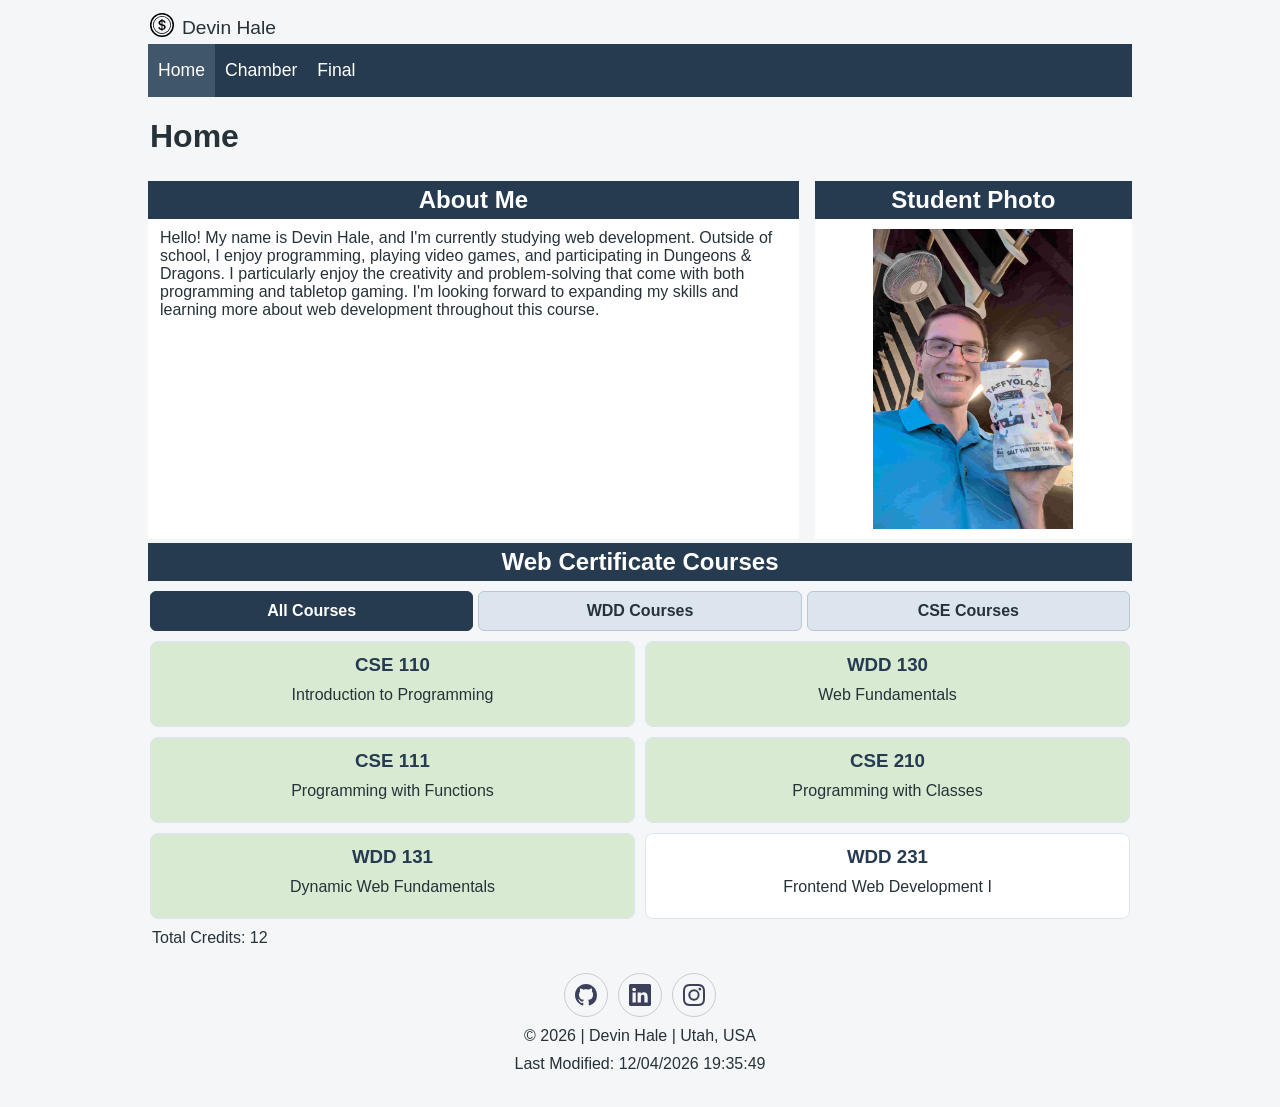
<file: index.html>
<!DOCTYPE html>
<html lang="en">
<head>
    <meta charset="UTF-8">
    <meta name="viewport" content="width=device-width, initial-scale=1.0">
    <title>WDD 231 | Index Page</title>
    <meta name="description" content="The landing page for WDD 231 course-long assignment">
    <meta name="author" content="Devin Hale">
    
    <link rel="stylesheet" href="styles/small.css">
    <link rel="stylesheet" href="styles/larger.css">

    <link rel="preconnect" href="https://fonts.googleapis.com">
    <link rel="preconnect" href="https://fonts.gstatic.com" crossorigin>
    <link
        href="https://fonts.googleapis.com/css2?family=Cinzel:wght@400..900&family=Lora:ital,wght@0,400..700;1,400..700&family=Redaction+10:ital,wght@0,400;0,700;1,400&display=swap"
        rel="stylesheet">

    <script src="scripts/course.js" defer></script>
    <script src="scripts/date.js" defer></script>
    <script src="scripts/navigation.js" defer></script>

    <link rel="icon" href="images/favicon.ico">

    <meta property="og:title" content="Index">
    <meta property="og:description" content="Index landing page for WDD 231">
    <meta property="og:image" content="">
    <meta property="og:url" content="https://github.com/xylthien/wdd231/blob/main/index.html">
</head>
<body>
    <header>
        <img src="images/coin.svg" alt="Site Logo" width="512" height="512">
        <span>Devin Hale</span>
        <button id="ham-btn" class="hamburger" aria-label="Open navigation" aria-expanded="false"></button>
    </header>
    <nav id="nav-bar" class="navigation">
        <ul>
            <li class="current"><a href="#" aria-current="page">Home</a></li>
            <li><a href="chamber/index.html">Chamber</a></li>
            <li><a href="#">Final</a></li>
        </ul>
    </nav>
    <main>
        <h1>Home</h1>
        <section class="about">
            <div>
                <h2>About Me</h2>
                <p>Hello! My name is Devin Hale, and I'm currently studying web development. Outside of school, I enjoy programming,
                playing video games, and participating in Dungeons & Dragons. I particularly enjoy the creativity and problem-solving
                that come with both programming and tabletop gaming. I'm looking forward to expanding my skills and learning more about
                web development throughout this course.</p>
            </div>
            <section>
                <div class="student-photo">
                    <h2>Student Photo</h2>
                    <img src="images/devin-hale.jpg" alt="Portrait of Devin Hale" class="selfie">
                </div>
            </section>
        </section>

        <section class="courses">
            <h2>Web Certificate Courses</h2>
            <div class="course-buttons">
                <button id="all-courses">All Courses</button>
                <button id="wdd-courses">WDD Courses</button>
                <button id="cse-courses">CSE Courses</button>
            </div>

            <div id="course-list">

            </div>

            <p id="total-credits"></p>
        </section>

        <dialog id="course-details">
            <h2 id="course-title"></h2>
            <p id="course-description"></p>
            <button id="close-dialog">Close</button>
        </dialog>

    </main>
    <footer>
        <div class="social">
            <a href="https://github.com/xylthien/" target="_blank"><img src="images/github.svg" alt="Github" width="16"
                    height="16"></a>
            <a href="https://www.linkedin.com/in/devin-hale-5644171a1/" target="_blank"><img src="images/linkedin.svg"
                    alt="Linked In" width="16" height="16"></a>
            <a href="https://www.instagram.com/xylthien456/" target="_blank"><img src="images/instagram.svg" alt="Instagram"
                    width="16" height="16"></a>
        </div>
        
        <p>&copy; <span id="currentYear"></span> | Devin Hale | Utah, USA</p>
        <p>Last Modified: <span id="lastModified"></span></p>
    </footer>
</body>
</html>
</file>
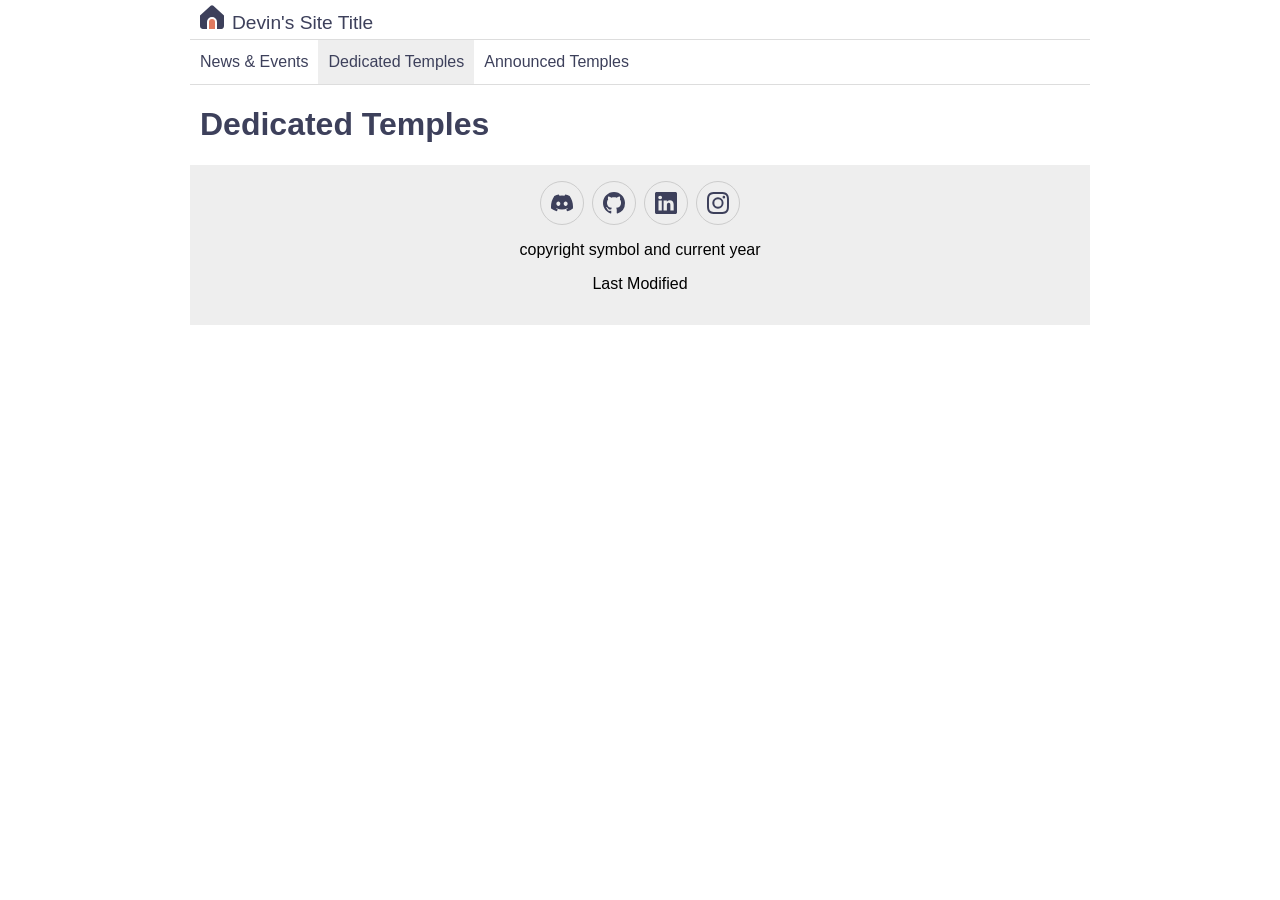
<file: w01/index.html>
<!DOCTYPE html>
<html lang="en">
<head>
    <meta charset="UTF-8">
    <meta name="viewport" content="width=device-width, initial-scale=1.0">
    <title>Document</title>

    <link rel="stylesheet" href="styles/normalize.css">
    <link rel="stylesheet" href="styles/base.css">
    <link rel="stylesheet" href="styles/larger.css">
</head>
<body>
    <header>
        <img src="images/home.svg" alt="Site Logo" width="512" height="512">
        <span>Devin's Site Title</span>
        <button id="ham-btn" class="hamburger"></button>
    </header>
    <nav id="nav-bar" class="navigation">
        <ul>
            <li><a href="#">News &amp; Events</a></li>
            <li class="current"><a href="#">Dedicated Temples</a></li>
            <li><a href="#">Announced Temples</a></li>
        </ul>
    </nav>
    <main>
        <h1>Dedicated Temples</h1>
    </main>
    <footer>
        <div class="social">
            <a href="https://discord.com/" target="_blank"><img src="images/discord.svg" alt="Discord" width="16" height="16"></a>
            <a href="https://github.com/xylthien/" target="_blank"><img src="images/github.svg" alt="Github" width="16" height="16"></a>
            <a href="https://www.linkedin.com/in/devin-hale-5644171a1/" target="_blank"><img src="images/linkedin.svg" alt="Linked In" width="16" height="16"></a>
            <a href="https://www.instagram.com/xylthien456/" target="_blank"><img src="images/instagram.svg" alt="Twitter" width="16" height="16"></a>
        </div>

        <p>copyright symbol and current year</p>
        <p>Last Modified</p>
    </footer>
    <script src="scripts/navigation.js"></script>
</body>
</html>
</file>
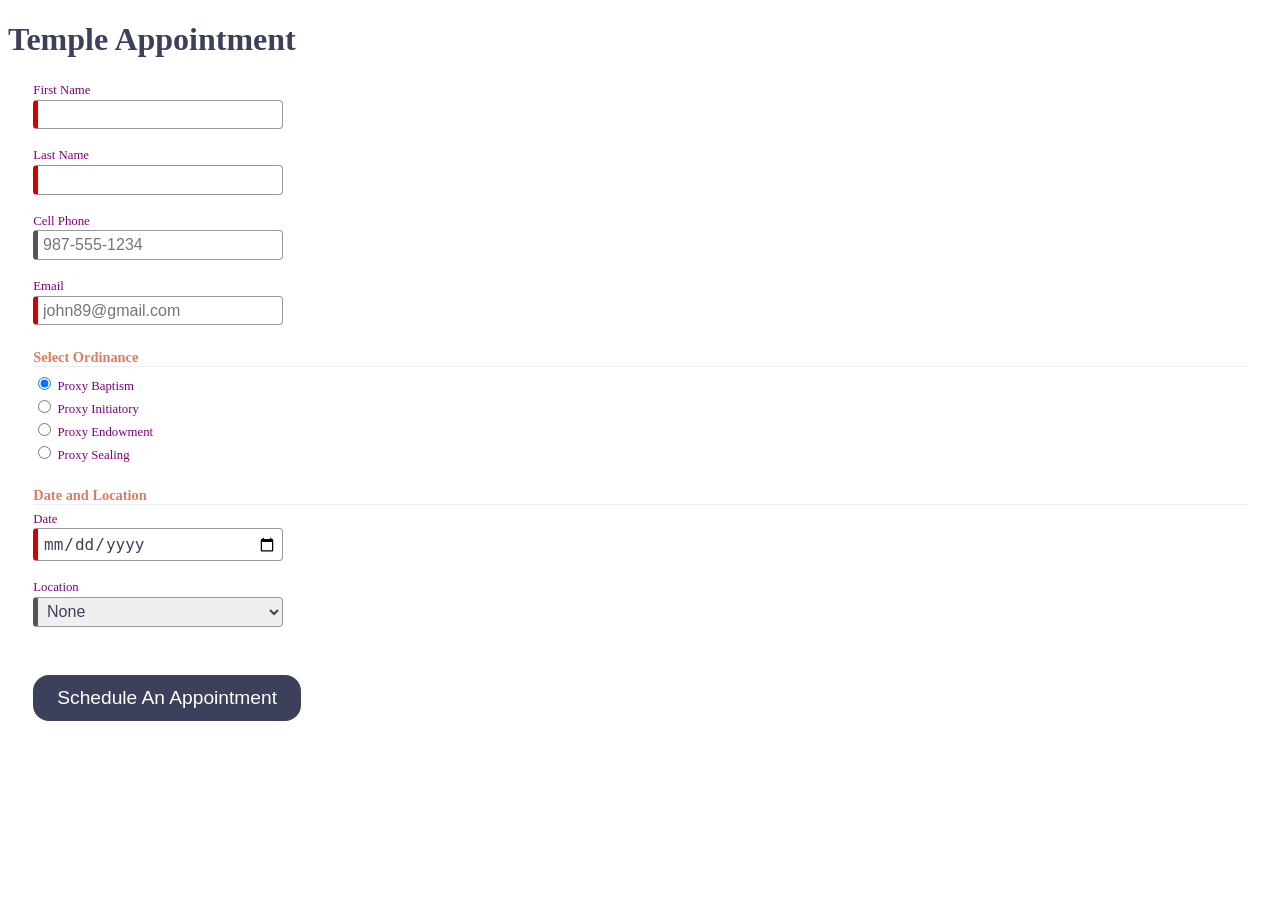
<file: W04/startHere/startHere/index.html>
<!DOCTYPE html>
<html lang="en">

<head>
  <meta charset="UTF-8">
  <meta name="viewport" content="width=device-width, initial-scale=1.0">
  <meta name="description" content="Web Lab Start File">
  <meta name="author" content="Paul Cheney">

  <link rel="stylesheet" href="styles/small.css">
  <link rel="stylesheet" href="styles/large.css">

  <title>Web Lab Start File</title>
</head>

<body>

  <main>
    <h1>Temple Appointment</h1>

    <form method="GET" action="thanks.html" class="designOne">
      <label>First Name <input type="text" name="first" required autocomplete="given-name" title="Your First Name"></label>
        <label>Last Name <input type="text" name="last" required autocomplete="family-name" title="Your Last Name"></label>
        <label>Cell Phone <input type="tel" name="phone"  autocomplete="tel" title="A Phone Number with dashes" placeholder="987-555-1234" ></label>
        <label>Email <input type="email" name="email" required placeholder="john89@gmail.com"  title="Your Email" autocomplete="email"></label>
  

        <h3>Select Ordinance</h3>
        <label><input type="radio" name="ordinance" value="Baptism" checked> Proxy Baptism</label>
        <label><input type="radio" name="ordinance" value="Initiatory"> Proxy Initiatory</label>
        <label><input type="radio" name="ordinance" value="Endowment"> Proxy Endowment</label>
        <label><input type="radio" name="ordinance" value="Sealing"> Proxy Sealing</label>

        
        <h3>Date and Location</h3>
        <label>Date <input type="date" name="date" required></label>

        <label>Location
          <select name="location" required>
            <option value="">None</option>
            <option value="Payson">Payson</option>
            <option value="Orem">Orem</option>
            <option value="Provo City Center">Provo City Center</option>
        </label>

        <input type="submit" value="Schedule An Appointment">
    </form>

    
  </main>

</body>
</html>
</file>
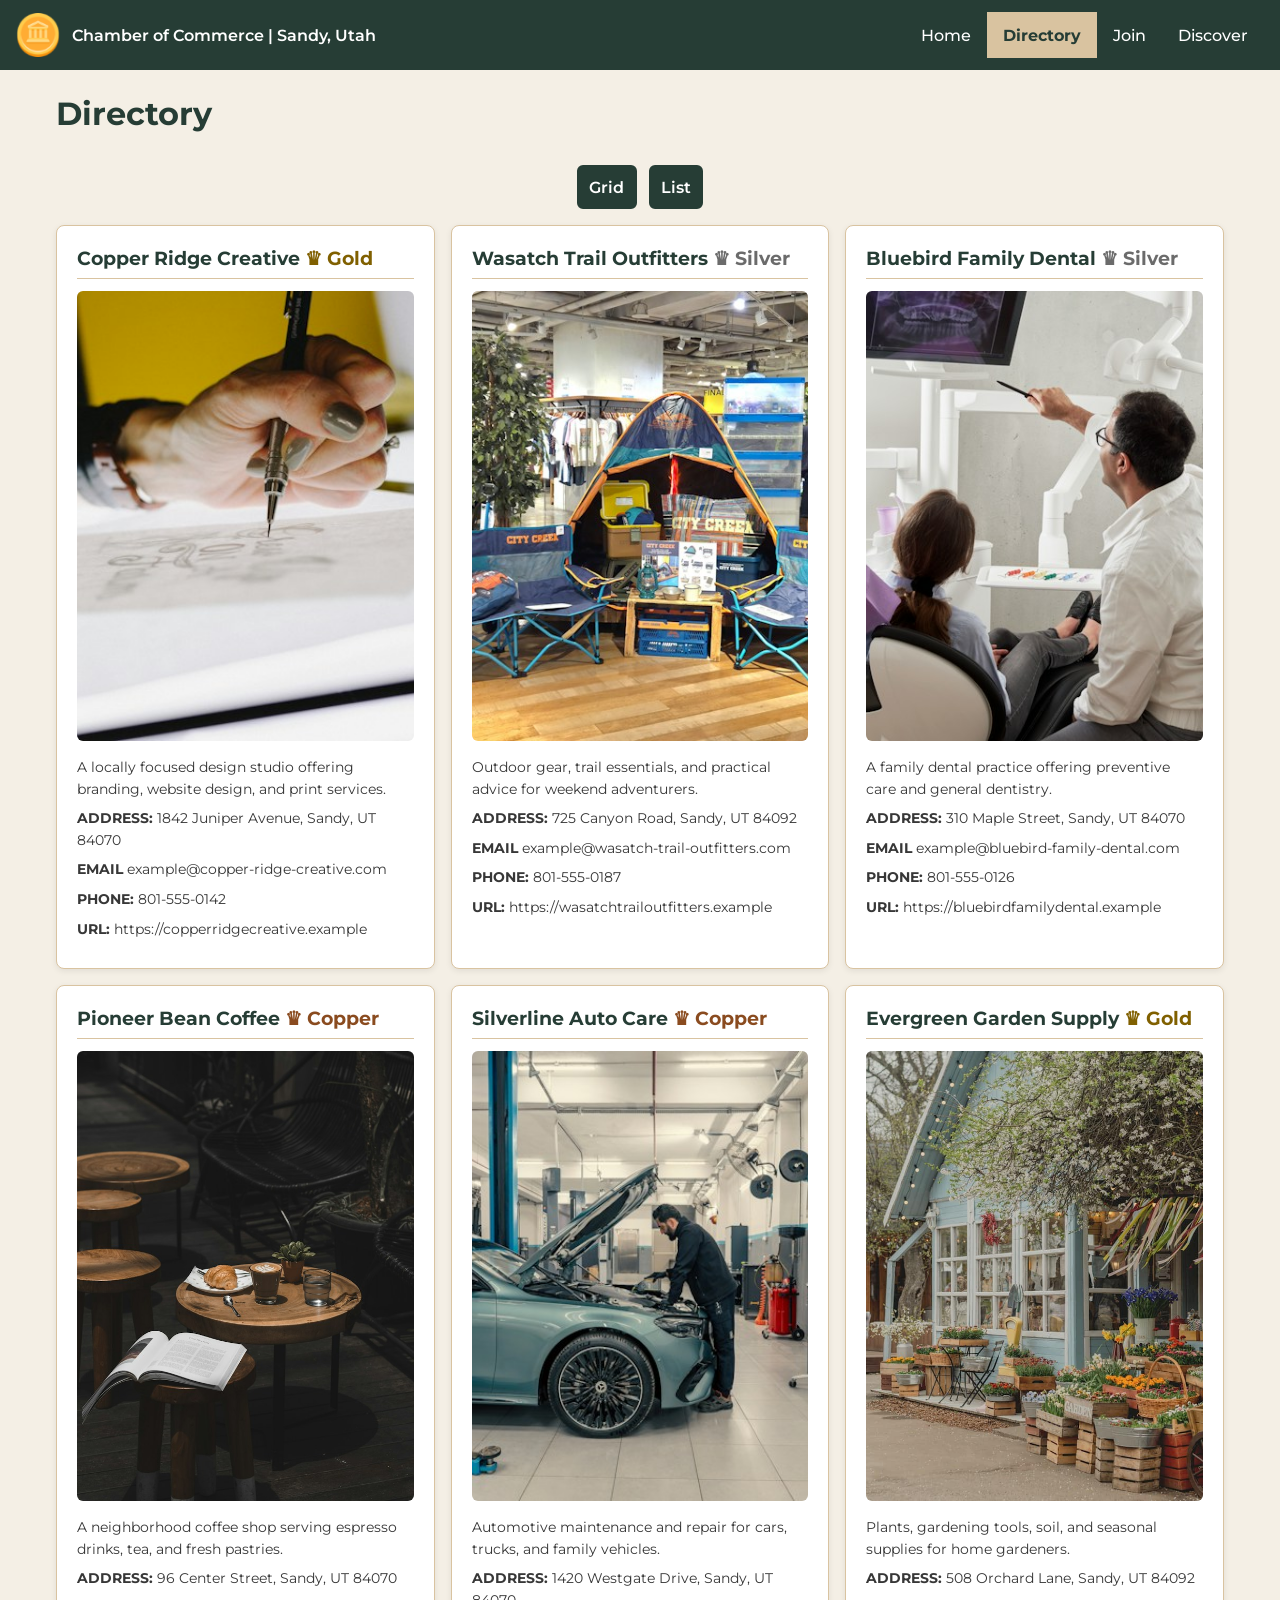
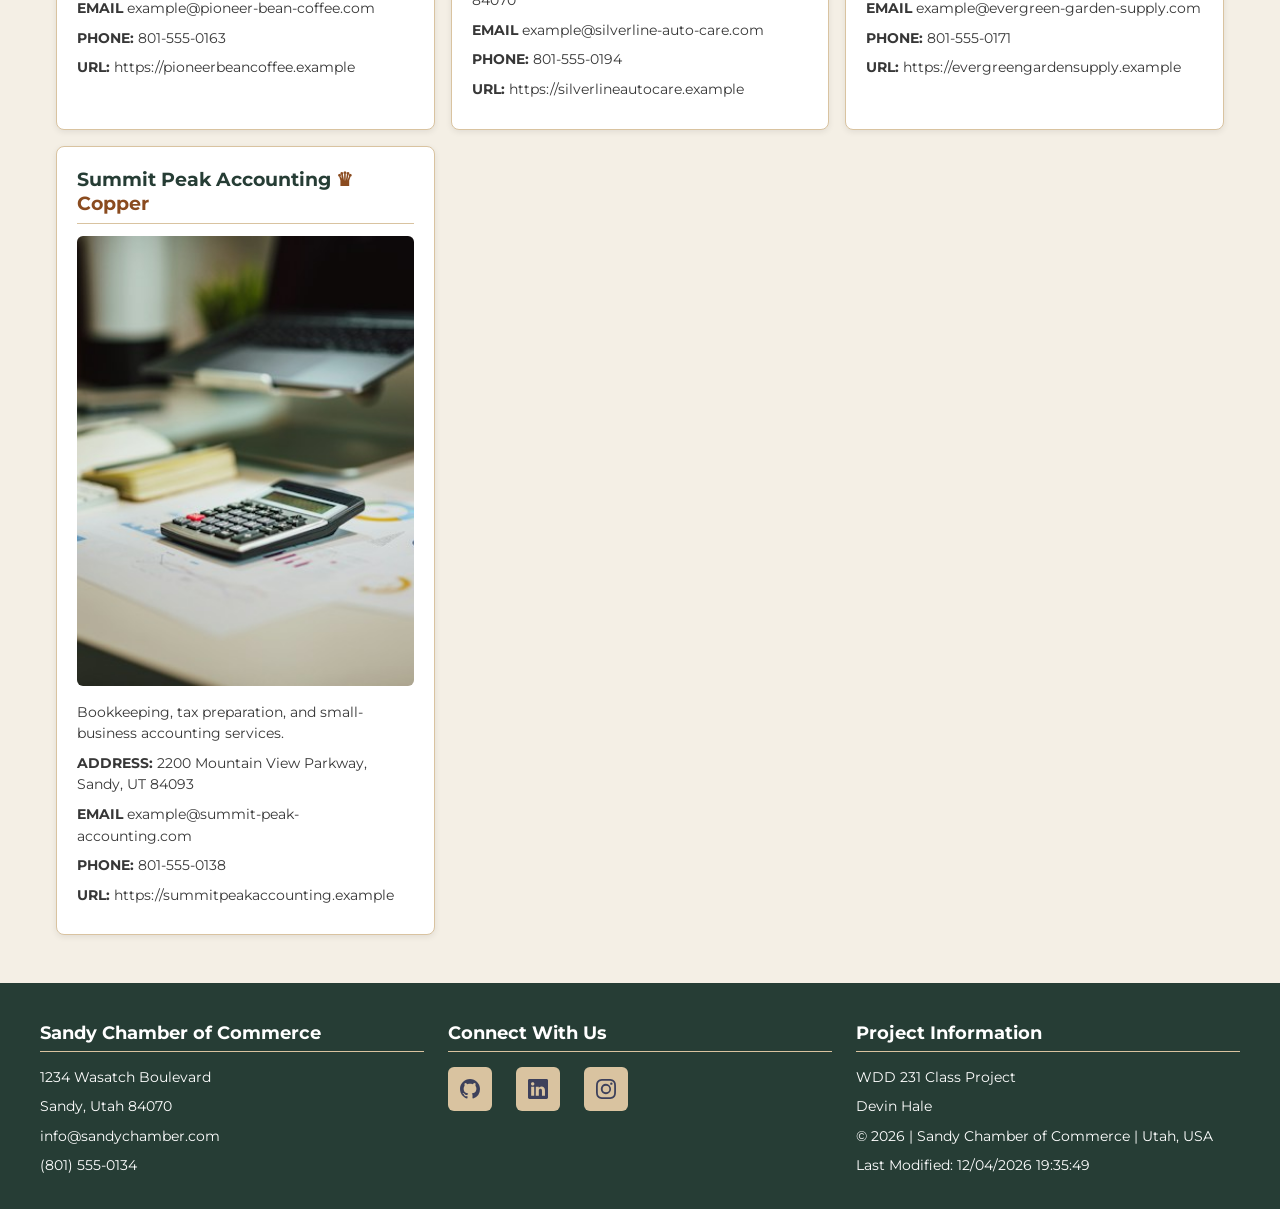
<file: chamber/directory.html>
<!DOCTYPE html>
<html lang="en">
<head>
    <meta charset="UTF-8">
    <meta name="viewport" content="width=device-width, initial-scale=1.0">
    <title>Directory | Sandy Chamber of Commerce</title>
    <meta name="author" content="Devin Hale">
    <meta name="description" content="Explore the Sandy Chamber of Commerce business directory to discover local businesses, services, and community members">

    <link rel="stylesheet" href="styles/small.css">
    <link rel="stylesheet" href="styles/larger.css">

    <link rel="shortcut icon" href="images/favicon.ico">

    <script src="scripts/date.js" defer></script>
    <script src="scripts/navigation.js" defer></script>
    <script src="scripts/members.js" defer></script>

    <meta property="og:title" content="Sandy Chamber of Commerce Directory">
    <meta property="og:description" content="Directory of the members of Sandy, Utah's Chamber of Commerce">
    <meta property="og:image" content="https://xylthien.github.io/wdd231/chamber/images/chamber-social.png">
    <meta property="og:url" content="https://xylthien.github.io/wdd231/chamber/directory.html">

    <link rel="preconnect" href="https://fonts.googleapis.com">
    <link rel="preconnect" href="https://fonts.gstatic.com" crossorigin>
    <link
        href="https://fonts.googleapis.com/css2?family=Cinzel:wght@400..900&family=Lora:ital,wght@0,400..700;1,400..700&family=Montserrat:ital,wght@0,100..900;1,100..900&family=Redaction+10:ital,wght@0,400;0,700;1,400&display=swap"
        rel="stylesheet">
</head>
<body>
    <header>
        <img src="images/favicon.ico" alt="Site Logo" width="44" height="44">
        <span>Chamber of Commerce | Sandy, Utah</span>
        <button id="ham-btn" class="hamburger" aria-label="Open navigation" aria-expanded="false"></button>
    
        <nav id="nav-bar" class="navigation">
            <ul>
                <li><a href="index.html">Home</a></li>
                <li class="current"><a href="#" aria-current="page">Directory</a></li>
                <li><a href="join.html">Join</a></li>
                <li><a href="#">Discover</a></li>
            </ul>
        </nav>
    </header>
    <main>
        <h1>Directory</h1>
        <div class="view-buttons">
            <button id="grid">Grid</button>
            <button id="list">List</button>
        </div>

        <div id="business-directory"></div>

    </main>
    <footer>
        <div class="footer-content">
            <section class="contact-info">
                <h2>Sandy Chamber of Commerce</h2>
                <p>1234 Wasatch Boulevard</p>
                <p>Sandy, Utah 84070</p>
                <p><a href="mailto:info@sandychamber.com">info@sandychamber.com</a></p>
                <p><a href="tel:+18015550134">(801) 555-0134</a></p>
            </section>
            <section class="social">
                <h2>Connect With Us</h2>
                <div class="social-links">
                    <a href="https://github.com/xylthien/" target="_blank"><img src="images/github.svg" alt="Github" width="16"
                            height="16"></a>
                    <a href="https://www.linkedin.com/in/devin-hale-5644171a1/" target="_blank"><img src="images/linkedin.svg"
                            alt="Linked In" width="16" height="16"></a>
                    <a href="https://www.instagram.com/xylthien456/" target="_blank"><img src="images/instagram.svg" alt="Instagram"
                            width="16" height="16"></a>
                </div>
            </section>

            <section class="project-info">
                <h2>Project Information</h2>
                <p>WDD 231 Class Project</p>
                <p>Devin Hale</p>
                <p>&copy; <span id="currentYear"></span> | Sandy Chamber of Commerce | Utah, USA</p>
                <p>Last Modified: <span id="lastModified"></span></p>
            </section>
        </div>
    </footer>
    
</body>
</html>
</file>
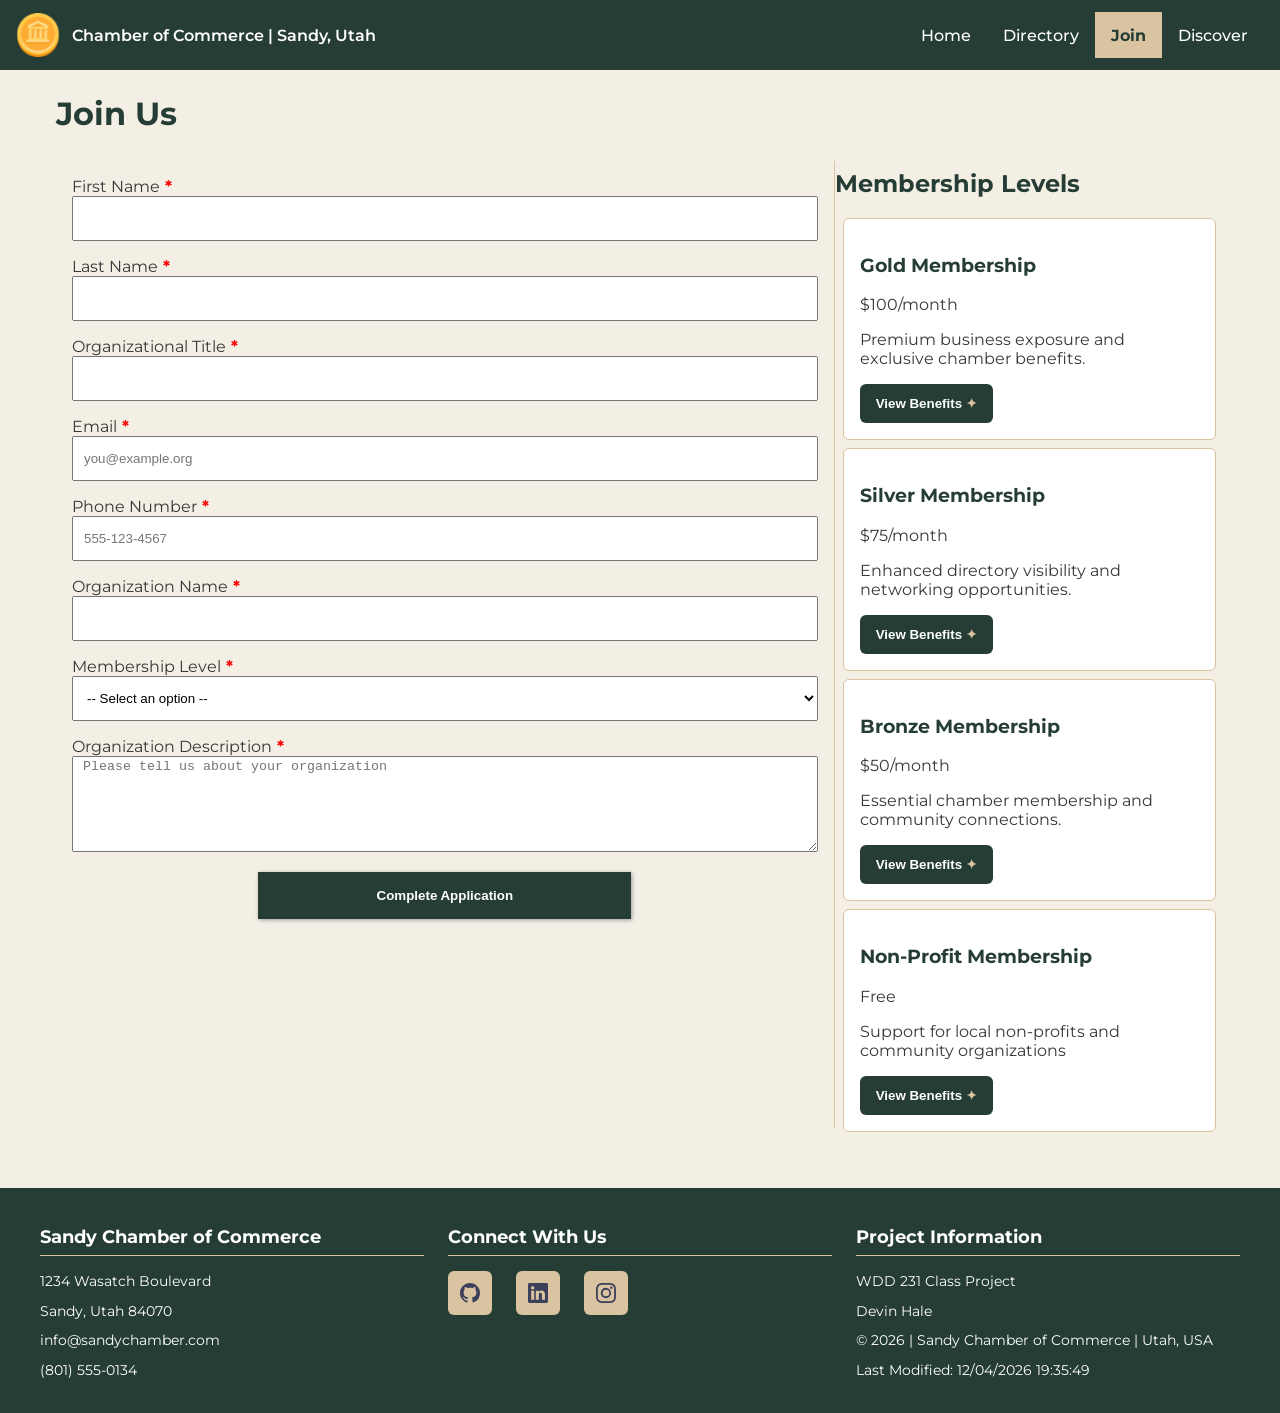
<file: chamber/join.html>
<!DOCTYPE html>
<html lang="en">
<head>
    <meta charset="UTF-8">
    <meta name="viewport" content="width=device-width, initial-scale=1.0">
    <title>Join Us | Sandy Chamber of Commerce</title>
    <meta name="author" content="Devin Hale">
    <meta name="description" content="Explore the Sandy Chamber of Commerce business directory to discover local businesses, services, and community members">

    <link rel="stylesheet" href="styles/small.css">
    <link rel="stylesheet" href="styles/larger.css">

    <link rel="shortcut icon" href="images/favicon.ico">

    <script src="scripts/date.js" defer></script>
    <script src="scripts/navigation.js" defer></script>
    <script src="scripts/join.js" defer></script>

    <meta property="og:title" content="Sandy Chamber of Commerce Sign Up Page">
    <meta property="og:description" content="Directory of the members of Sandy, Utah's Chamber of Commerce">
    <meta property="og:image" content="https://xylthien.github.io/wdd231/chamber/images/chamber-social.png">
    <meta property="og:url" content="https://xylthien.github.io/wdd231/chamber/directory.html">

    <link rel="preconnect" href="https://fonts.googleapis.com">
    <link rel="preconnect" href="https://fonts.gstatic.com" crossorigin>
    <link
        href="https://fonts.googleapis.com/css2?family=Cinzel:wght@400..900&family=Lora:ital,wght@0,400..700;1,400..700&family=Montserrat:ital,wght@0,100..900;1,100..900&family=Redaction+10:ital,wght@0,400;0,700;1,400&display=swap"
        rel="stylesheet">
</head>
<body>
    <header>
        <img src="images/favicon.ico" alt="Site Logo" width="44" height="44">
        <span>Chamber of Commerce | Sandy, Utah</span>
        <button id="ham-btn" class="hamburger" aria-label="Open navigation" aria-expanded="false"></button>
    
        <nav id="nav-bar" class="navigation">
            <ul>
                <li><a href="index.html">Home</a></li>
                <li><a href="directory.html">Directory</a></li>
                <li class="current"><a href="#" aria-current="page">Join</a></li>
                <li><a href="#">Discover</a></li>
            </ul>
        </nav>
    </header>
    <main>
        <h1>Join Us</h1>
        <div id="joinUs">
            <form class="join" method="get" action="thankyou.html">
                <div>
                    <label>
                        <span>First Name</span>
                        <input 
                        name="firstName" 
                        id="firstName" 
                        type="text" 
                        title="Enter your first name."
                        autocomplete="given-name" 
                        required>
                    </label>
                </div>
                <div>
                    <label>
                        <span>Last Name</span>
                        <input 
                        name="lastName" 
                        id="lastName" 
                        type="text" 
                        title="Enter your last name."
                        autocomplete="family-name" 
                        required>
                    </label>
                </div>
                <div>
                    <label>
                        <span>Organizational Title</span>
                        <input 
                        name="orgTitle" 
                        id="orgTitle"
                        autocomplete="organization-title"
                        title="Enter your title. Minimum 7 characters. Only letters, spaces, or hyphens." 
                        type="text" 
                        pattern="[A-Za-z -]{7,}"
                        required>
                    </label>
                </div>
                <div>
                    <label>
                        <span>Email</span>
                        <input 
                        name="email" 
                        id="email" 
                        type="email" 
                        title="Enter your email."
                        autocomplete="email" 
                        placeholder="you@example.org" 
                        required>
                    </label>
                </div>
                <div>
                    <label>
                        <span>Phone Number</span>
                        <input 
                        name="phone" 
                        id="phone" 
                        type="tel" 
                        autocomplete="tel" 
                        title="Enter your phone number. Only digits, plus signs, hyphens, spaces, and parentheses allowed."
                        placeholder="555-123-4567" 
                        pattern="[0-9+\-\s()]+" 
                        required>
                    </label>
                </div>
                <div>
                    <label>
                        <span>Organization Name</span>
                        <input 
                        name="organization" 
                        id="organization" 
                        autocomplete="organization"
                        title="Enter the name of your organization."
                        type="text" 
                        required>
                    </label>
                </div>
                <div>
                    <label>
                        <span>Membership Level</span>
                        <select 
                        name="level" 
                        id="membershipLevel" 
                        title="Select your preferred membership level. Review the membership cards for details about each level."
                        required>
                            <option value="" disabled selected>-- Select an option --</option>
                            <option value="gold">Gold</option>
                            <option value="silver">Silver</option>
                            <option value="bronze">Bronze</option>
                            <option value="np">Non-Profit</option>
                        </select>
                    </label>
                </div>
                <div>
                    <label>
                        <span>Organization Description</span>
                        <textarea 
                        name="orgDescription" 
                        id="orgDescription" 
                        required 
                        placeholder="Please tell us about your organization"
                        title="Please provide a description of your organization."
                        rows="6"
                        minlength="20"
                        maxlength="500"></textarea>
                    </label>
                </div>
                <input type="hidden" name="timestamp" id="timestamp">

                <button type="submit">Complete Application</button>
            </form>
            <div id="membership">
                <h2>Membership Levels</h2>
                <div class="levels">
                    <h3>Gold Membership</h3>
                    <p class="price">$100/month</p>
                    <p>Premium business exposure and exclusive chamber benefits.</p>
                    <button type="button" id="gold-btn">View Benefits</button>
                </div>

                <div class="levels">
                    <h3>Silver Membership</h3>
                    <p class="price">$75/month</p>
                    <p>Enhanced directory visibility and networking opportunities.</p>
                    <button type="button" id="silver-btn">View Benefits</button>
                </div>

                <div class="levels">
                    <h3>Bronze Membership</h3>
                    <p class="price">$50/month</p>
                    <p>Essential chamber membership and community connections.</p>
                    <button type="button" id="bronze-btn">View Benefits</button>
                </div>

                <div class="levels">
                    <h3>Non-Profit Membership</h3>
                    <p class="price">Free</p>
                    <p>Support for local non-profits and community organizations</p>
                    <button type="button" id="nonprofit-btn">View Benefits</button>
                </div>
            </div>
        </div>

        <dialog id="gold-dialog" aria-labelledby="gold-heading">
            <h2 id="gold-heading">Gold Membership Benefits</h2>
            <ul>
                <li>Premium homepage business spotlight</li>
                <li>Priority business directory placement</li>
                <li>Free networking events</li>
                <li>25% discount on chamber events</li>
                <li>Exclusive training workshops</li>
                <li>Priority sponsorship opportunities</li>
            </ul>
            <button type="button" class="close">Close</button>
        </dialog>

        <dialog id="silver-dialog" aria-labelledby="silver-heading">
            <h2 id="silver-heading">Silver Membership Benefits</h2>
            <ul>
                <li>Enhanced directory listing</li>
                <li>Free networking events</li>
                <li>15% event discount</li>
                <li>Training workshops</li>
            </ul>
            <button type="button" class="close">Close</button>
        </dialog>

        <dialog id="bronze-dialog" aria-labelledby="bronze-heading">
            <h2 id="bronze-heading">Bronze Membership Benefits</h2>
            <ul>
                <li>Standard directory listing</li>
                <li>Public networking events</li>
                <li>5% event discount</li>
            </ul>
            <button type="button" class="close">Close</button>
        </dialog>

        <dialog id="nonprofit-dialog" aria-labelledby="nonprofit-heading">
            <h2 id="nonprofit-heading">Non-Profit Membership Benefits</h2>
            <ul>
                <li>Basic directory listing</li>
                <li>Public networking events</li>
                <li>Community initiative opportunities</li>
            </ul>
            <button type="button" class="close">Close</button>
        </dialog>
    </main>
    <footer>
        <div class="footer-content">
            <section class="contact-info">
                <h2>Sandy Chamber of Commerce</h2>
                <p>1234 Wasatch Boulevard</p>
                <p>Sandy, Utah 84070</p>
                <p><a href="mailto:info@sandychamber.com">info@sandychamber.com</a></p>
                <p><a href="tel:+18015550134">(801) 555-0134</a></p>
            </section>
            <section class="social">
                <h2>Connect With Us</h2>
                <div class="social-links">
                    <a href="https://github.com/xylthien/" target="_blank"><img src="images/github.svg" alt="Github" width="16"
                            height="16"></a>
                    <a href="https://www.linkedin.com/in/devin-hale-5644171a1/" target="_blank"><img src="images/linkedin.svg"
                            alt="Linked In" width="16" height="16"></a>
                    <a href="https://www.instagram.com/xylthien456/" target="_blank"><img src="images/instagram.svg" alt="Instagram"
                            width="16" height="16"></a>
                </div>
            </section>

            <section class="project-info">
                <h2>Project Information</h2>
                <p>WDD 231 Class Project</p>
                <p>Devin Hale</p>
                <p>&copy; <span id="currentYear"></span> | Sandy Chamber of Commerce | Utah, USA</p>
                <p>Last Modified: <span id="lastModified"></span></p>
            </section>
        </div>
    </footer>
    
</body>
</html>
</file>
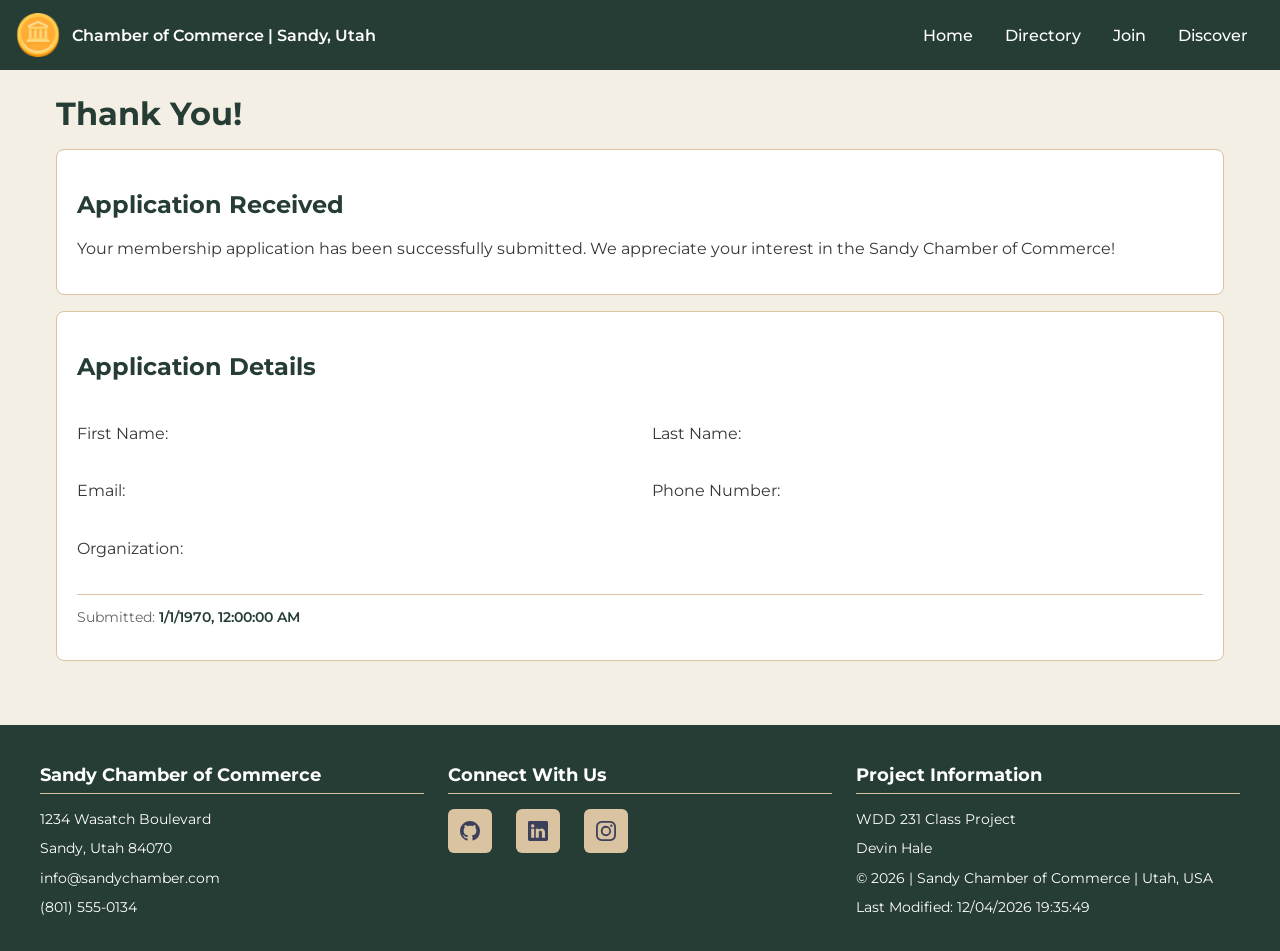
<file: chamber/thankyou.html>
<!DOCTYPE html>
<html lang="en">
<head>
    <meta charset="UTF-8">
    <meta name="viewport" content="width=device-width, initial-scale=1.0">
    <title>Thank You | Sandy Chamber of Commerce</title>
    <meta name="author" content="Devin Hale">
    <meta name="description" content="Explore the Sandy Chamber of Commerce business directory to discover local businesses, services, and community members">

    <link rel="stylesheet" href="styles/small.css">
    <link rel="stylesheet" href="styles/larger.css">

    <link rel="shortcut icon" href="images/favicon.ico">

    <script src="scripts/date.js" defer></script>
    <script src="scripts/navigation.js" defer></script>
    <script src="scripts/thankyou.js" defer></script>

    <meta property="og:title" content="Sandy Chamber of Commerce Directory">
    <meta property="og:description" content="Directory of the members of Sandy, Utah's Chamber of Commerce">
    <meta property="og:image" content="https://xylthien.github.io/wdd231/chamber/images/chamber-social.png">
    <meta property="og:url" content="https://xylthien.github.io/wdd231/chamber/directory.html">

    <link rel="preconnect" href="https://fonts.googleapis.com">
    <link rel="preconnect" href="https://fonts.gstatic.com" crossorigin>
    <link
        href="https://fonts.googleapis.com/css2?family=Cinzel:wght@400..900&family=Lora:ital,wght@0,400..700;1,400..700&family=Montserrat:ital,wght@0,100..900;1,100..900&family=Redaction+10:ital,wght@0,400;0,700;1,400&display=swap"
        rel="stylesheet">
</head>
<body>
    <header>
        <img src="images/favicon.ico" alt="Site Logo" width="44" height="44">
        <span>Chamber of Commerce | Sandy, Utah</span>
        <button id="ham-btn" class="hamburger" aria-label="Open navigation" aria-expanded="false"></button>
    
        <nav id="nav-bar" class="navigation">
            <ul>
                <li><a href="index.html">Home</a></li>
                <li><a href="directory.html">Directory</a></li>
                <li><a href="join.html">Join</a></li>
                <li><a href="#">Discover</a></li>
            </ul>
        </nav>
    </header>
    <main class="thank-you">
        <h1>Thank You!</h1>
        <section class="confirmation">
            <h2>Application Received</h2>
            <p>Your membership application has been successfully submitted.
                We appreciate your interest in the Sandy Chamber of Commerce!
            </p>
        </section>
        <section class="application-details">
            <h2>Application Details</h2>
            <p>First Name: <span id="first-name"></span></p>
            <p>Last Name: <span id="last-name"></span></p>
            <p>Email: <span id="email"></span></p>
            <p>Phone Number: <span id="phone"></span></p>
            <p>Organization: <span id="organization"></span></p>
            <p class="submission-date">Submitted: <span id="timestamp"></span></p>
        </section>
        
    </main>
    <footer>
        <div class="footer-content">
            <section class="contact-info">
                <h2>Sandy Chamber of Commerce</h2>
                <p>1234 Wasatch Boulevard</p>
                <p>Sandy, Utah 84070</p>
                <p><a href="mailto:info@sandychamber.com">info@sandychamber.com</a></p>
                <p><a href="tel:+18015550134">(801) 555-0134</a></p>
            </section>
            <section class="social">
                <h2>Connect With Us</h2>
                <div class="social-links">
                    <a href="https://github.com/xylthien/" target="_blank"><img src="images/github.svg" alt="Github" width="16"
                            height="16"></a>
                    <a href="https://www.linkedin.com/in/devin-hale-5644171a1/" target="_blank"><img src="images/linkedin.svg"
                            alt="Linked In" width="16" height="16"></a>
                    <a href="https://www.instagram.com/xylthien456/" target="_blank"><img src="images/instagram.svg" alt="Instagram"
                            width="16" height="16"></a>
                </div>
            </section>

            <section class="project-info">
                <h2>Project Information</h2>
                <p>WDD 231 Class Project</p>
                <p>Devin Hale</p>
                <p>&copy; <span id="currentYear"></span> | Sandy Chamber of Commerce | Utah, USA</p>
                <p>Last Modified: <span id="lastModified"></span></p>
            </section>
        </div>
    </footer>
    
</body>
</html>
</file>
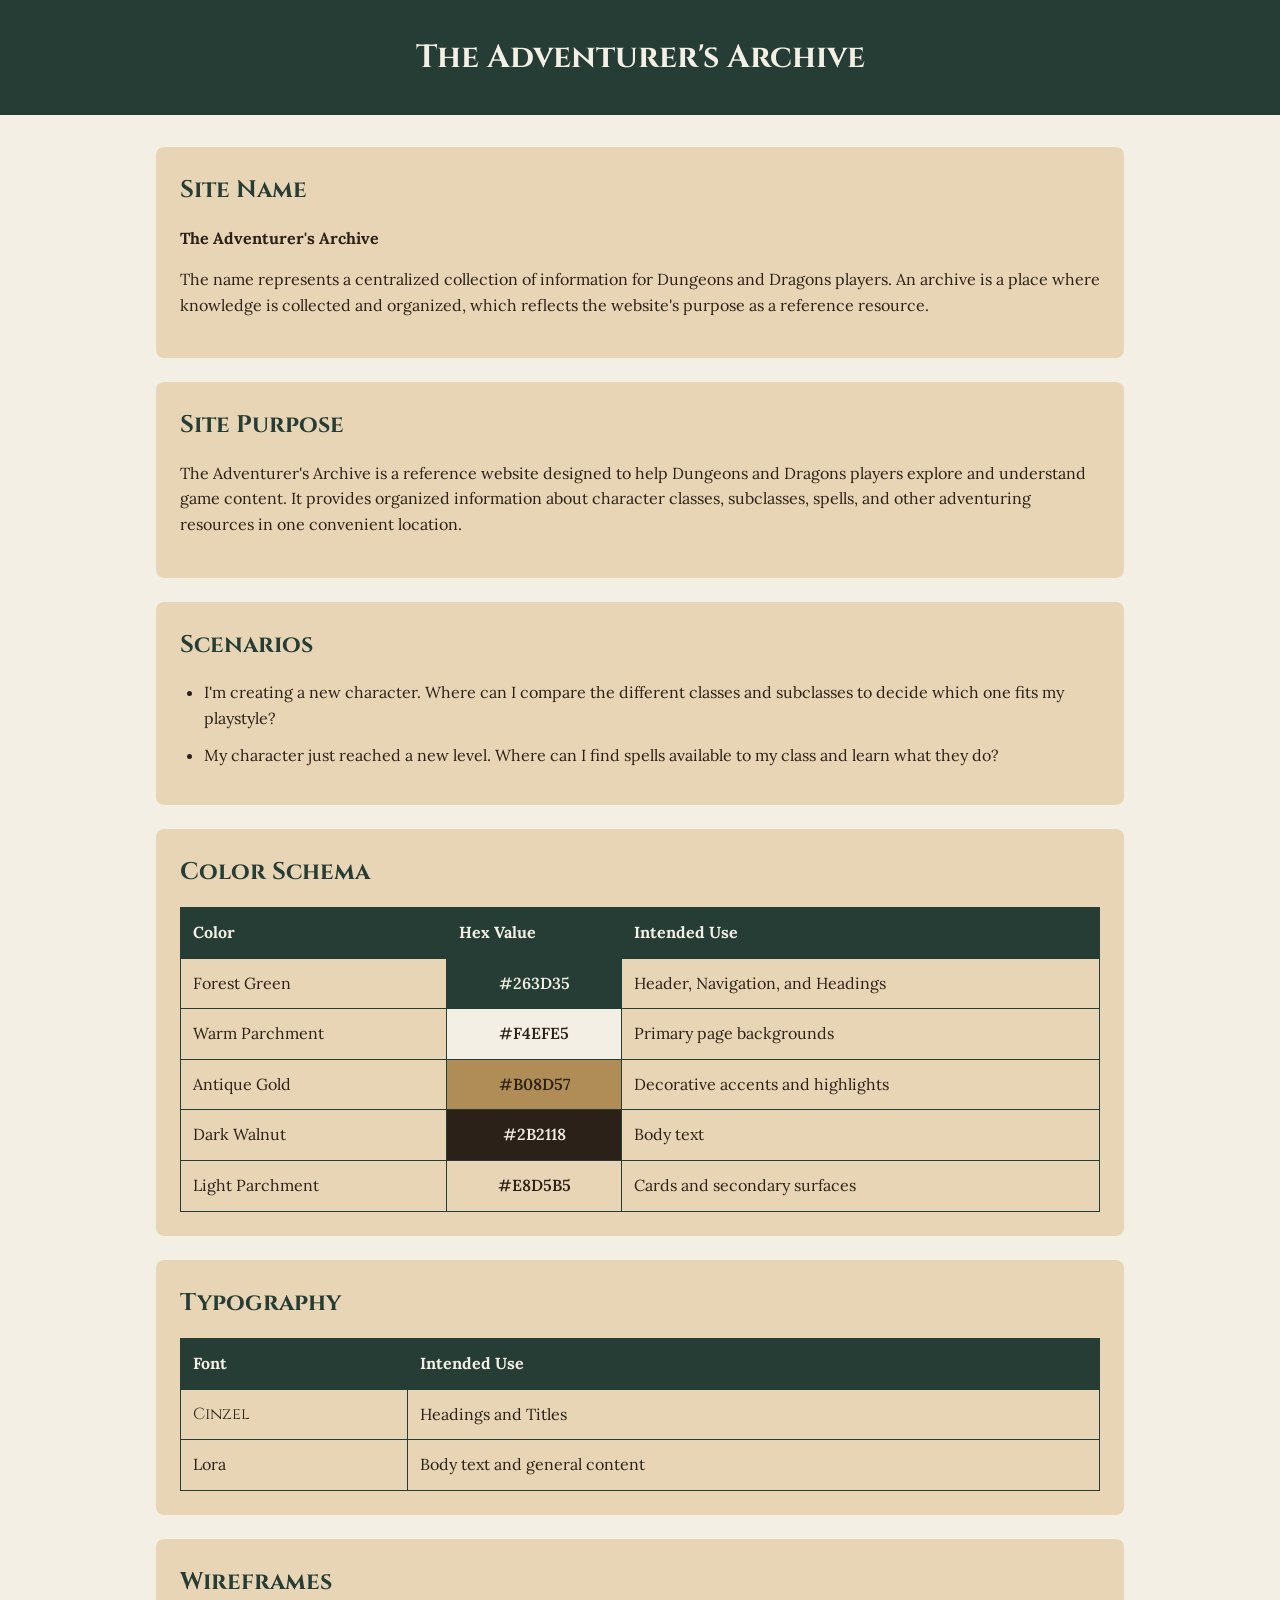
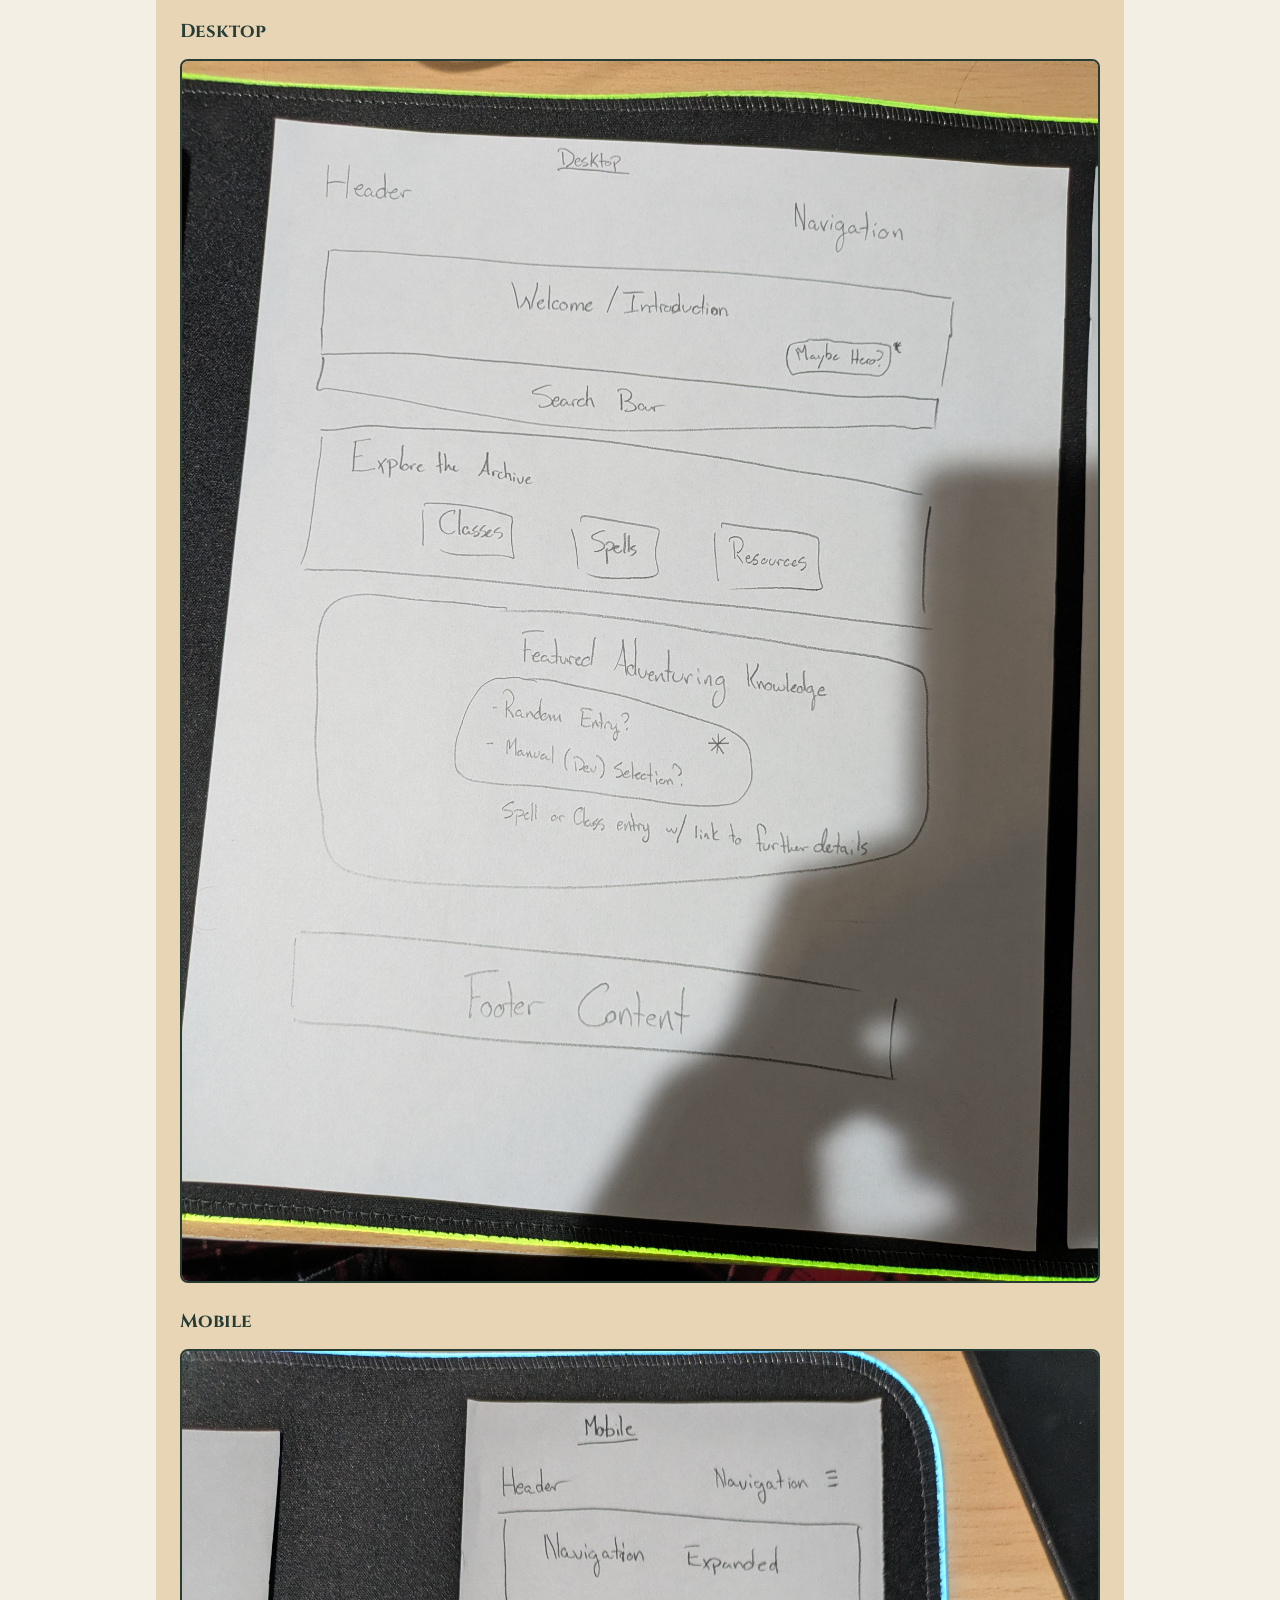
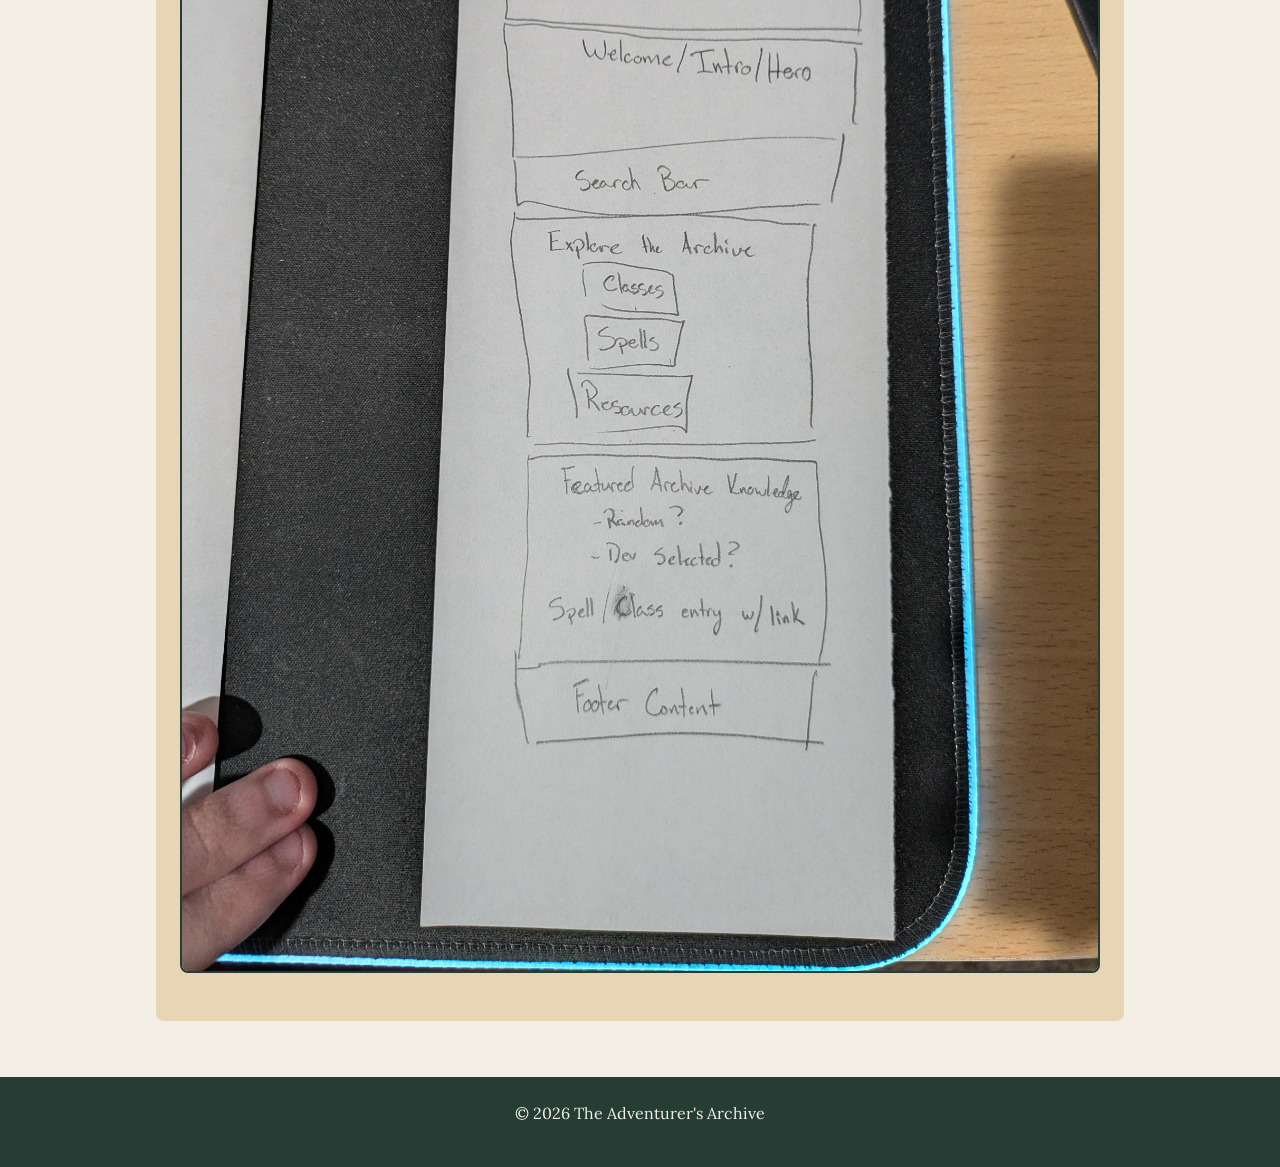
<file: final/siteplan.html>
<!DOCTYPE html>
<html lang="en">
<head>
    <meta charset="UTF-8">
    <meta name="viewport" content="width=device-width, initial-scale=1.0">
    <meta name="description" content="Site plan for The Adventurer's Archive, a D&D 2024 reference website.">
    <meta name="author" content="Devin Hale">

    <title>The Adventurer's Archive | Site Plan</title>

    <link rel="preconnect" href="https://fonts.googleapis.com">
    <link rel="preconnect" href="https://fonts.gstatic.com" crossorigin>
    <link href="https://fonts.googleapis.com/css2?family=Cinzel:wght@400;500;600;700&family=Lora:wght@400;500;600;700&display=swap" rel="stylesheet">

    <link rel="stylesheet" href="styles/siteplan.css">
</head>
<body>
    <header>
        <h1>The Adventurer's Archive</h1>
    </header>
    <main>
        <section id="site-name">
            <h2>Site Name</h2>
            <p class="bold">The Adventurer's Archive</p>
            <p>
                The name represents a centralized collection of information for Dungeons and Dragons players. An archive is a place where knowledge is collected and organized, which reflects the website's purpose as a reference resource.
            </p>
        </section>

        <section id="site-purpose">
            <h2>Site Purpose</h2>
            <p>
                The Adventurer's Archive is a reference website designed to help Dungeons and Dragons players explore and understand game content. It provides organized information about character classes, subclasses, spells, and other adventuring resources in one convenient location.
            </p>
        </section>

        <section id="scenarios">
            <h2>Scenarios</h2>
            <ul>
                <li>I'm creating a new character. Where can I compare the different classes and subclasses to decide which one fits my playstyle?</li>
                <li>My character just reached a new level. Where can I find spells available to my class and learn what they do?</li>
            </ul>
        </section>

        <section id="color-schema">
            <h2>Color Schema</h2>
            <table>
                <thead>
                    <tr>
                        <th>Color</th>
                        <th>Hex Value</th>
                        <th>Intended Use</th>
                    </tr>
                </thead>
                <tbody>
                    <tr>
                        <td>Forest Green</td>
                        <td class="primary-swatch color-swatch">#263D35</td>
                        <td>Header, Navigation, and Headings</td>
                    </tr>
                    <tr>
                        <td>Warm Parchment</td>
                        <td class="background-swatch color-swatch">#F4EFE5</td>
                        <td>Primary page backgrounds</td>
                    </tr>
                    <tr>
                        <td>Antique Gold</td>
                        <td class="secondary-swatch color-swatch">#B08D57</td>
                        <td>Decorative accents and highlights</td>
                    </tr>
                    <tr>
                        <td>Dark Walnut</td>
                        <td class="text-swatch color-swatch">#2B2118</td>
                        <td>Body text</td>
                    </tr>
                    <tr>
                        <td>Light Parchment</td>
                        <td class="surface-swatch color-swatch">#E8D5B5</td>
                        <td>Cards and secondary surfaces</td>
                    </tr>
                </tbody>
            </table>
        </section>

        <section id="typography">
            <h2>Typography</h2>
            <table id="typography-table">
                <thead>
                    <tr>
                        <th>Font</th>
                        <th>Intended Use</th>
                    </tr>
                </thead>
                <tbody>
                    <tr>
                        <td>Cinzel</td>
                        <td>Headings and Titles</td>
                    </tr>
                    <tr>
                        <td>Lora</td>
                        <td>Body text and general content</td>
                    </tr>
                </tbody>
            </table>
        </section>

        <section id="wireframes">
            <h2>Wireframes</h2>

            <h3>Desktop</h3>
            <img src="images/siteplan-desktop.jpg" alt="Hand-drawn wireframe of The Adventurer's Archive homepage in a desktop layout">

            <h3>Mobile</h3>
            <img src="images/siteplan-mobile.jpg" alt="Hand-drawn wireframe of The Adventurer's Archive homepage in a mobile layout">
        </section>
    </main>
    <footer>
        <p>&copy; 2026 The Adventurer's Archive</p>
    </footer>
</body>
</html>
</file>
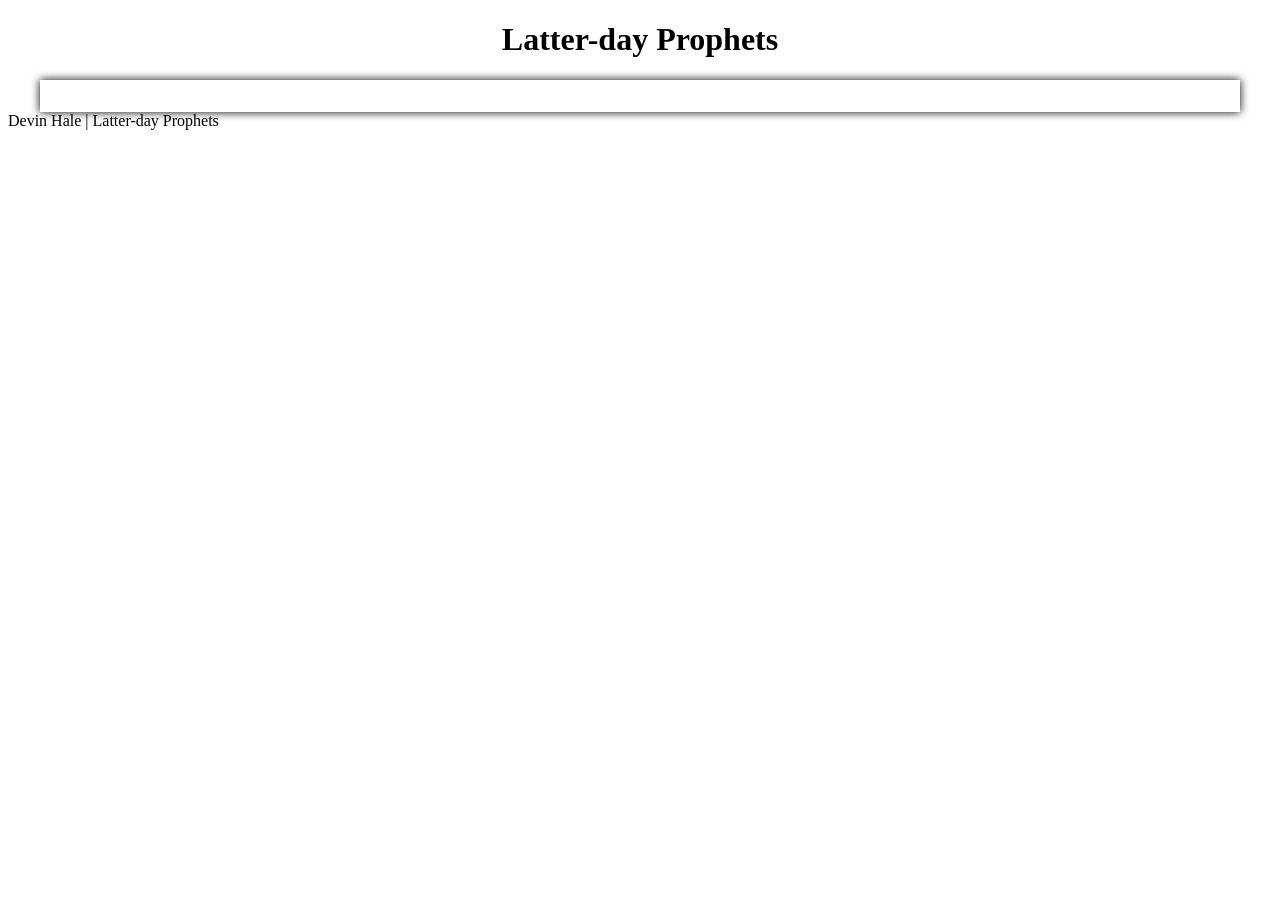
<file: W02/prophets.html>
<!DOCTYPE html>
<html lang="en">
<head>
    <meta charset="UTF-8">
    <meta name="viewport" content="width=device-width, initial-scale=1.0">
    <title>Document</title>

    <link rel="stylesheet" href="styles/prophets.css">
    <script src="scripts/prophets.js" defer></script>
</head>
<body>
    <header>
        <h1>Latter-day Prophets</h1>
    </header>
    <main>
        <div id="cards"></div>
    </main>
    <footer>
        Devin Hale | Latter-day Prophets
    </footer> 
</body>
</html>
</file>
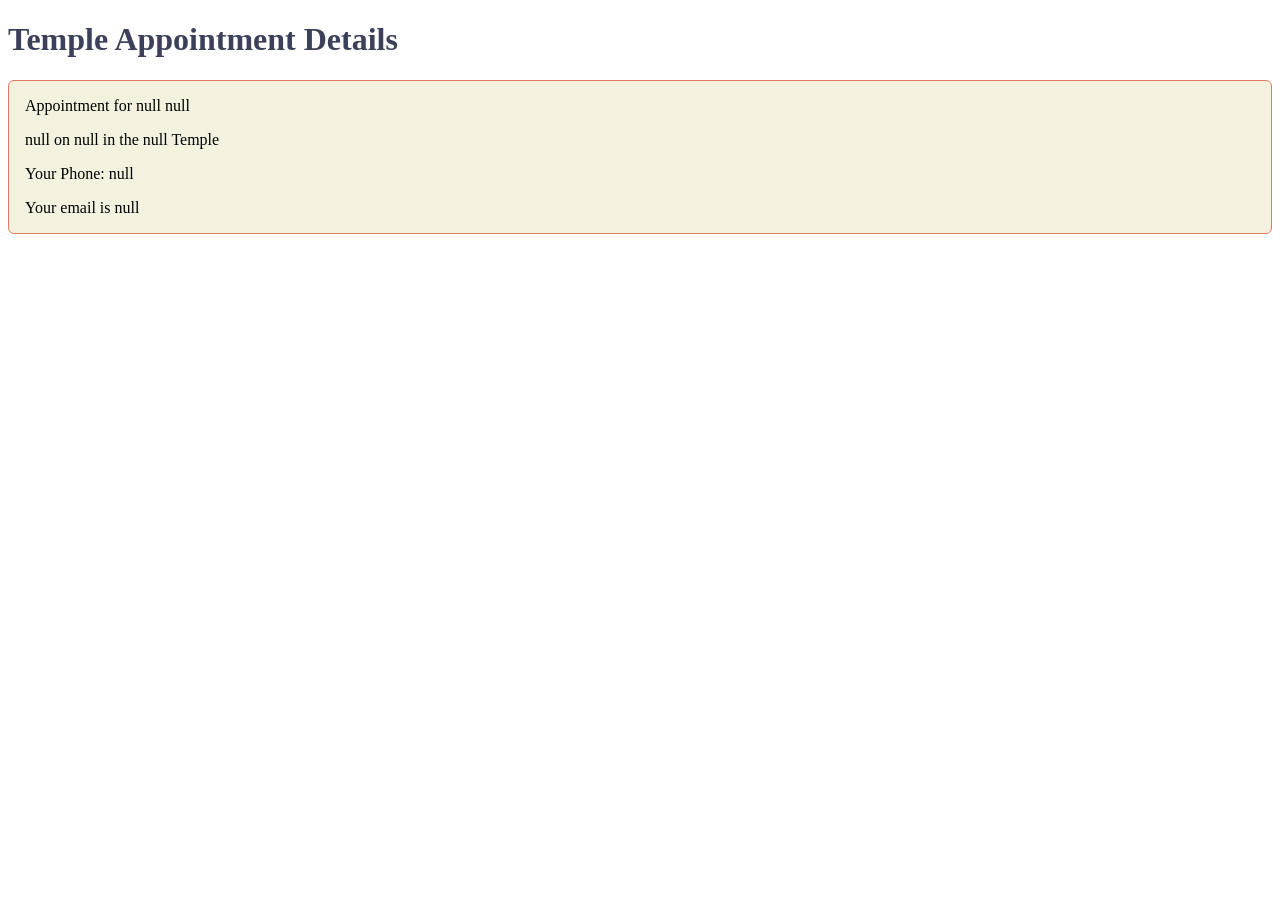
<file: W04/startHere/startHere/thanks.html>
<!DOCTYPE html>
<html lang="en">

<head>
  <meta charset="UTF-8">
  <meta name="viewport" content="width=device-width, initial-scale=1.0">
  <meta name="description" content="Web Lab Start File">
  <meta name="author" content="Paul Cheney">

  <link rel="stylesheet" href="styles/small.css">
  <link rel="stylesheet" href="styles/large.css">

  <title>Web Lab Start File</title>
</head>

<body>

  <main>
    <h1>Temple Appointment Details</h1>

    <div id="results"></div>

  </main>



  <script src="js/scripts.js"></script>
</body>
</html>
</file>
<file: styles/small.css>
/********************* COLOR SCHEME *********************/
:root {
    --primary-color: #263B50;
    --background-color: #F4F6F8;
    --surface-color: #FFFFFF;
    --secondary-color: #DCE5ED;
    --text-color: #263238;
}

/********************* SITE WIDE *********************/
* {
    font-family: Verdana, Geneva, Tahoma, sans-serif;
    box-sizing: border-box;
}

body {
    background-color: var(--background-color);
    color: var(--text-color);
}

h1 {
    margin-left: 10px;
}

h2 {
    background-color: var(--primary-color);
    color: var(--surface-color);
    margin: 0;
    text-align: center;
    padding: 5px 0;
}

p {
    margin: 10px 12px
}

/*********** MODAL ***********/
dialog {
    border: 1px solid rgb(0 0 0 / 10%);
    border-radius: .25rem;
    padding: 1rem;
    background-color: white;
    box-shadow: 0 0 3rem #777;
    width: 90%;
    max-width: 600px;
}

dialog::backdrop {
    background-color: rgb(0 0 0 / 50%);
}

dialog button {
    position: absolute;
    top: 23px;
    right: 23px;
    padding: .5rem 1rem;
    border: 1px solid rgb(0 0 0 / 10%);
}

/********************* HEADER *********************/
header {
    display: grid;
    grid-template-columns: 24px auto 44px;
    padding: 5px 0 5px 10px;
    align-items: end;
    column-gap: 8px;
}

header img {
    display: block;
    width: 100%;
    height: auto;
    padding-bottom: 2px;
}

header span {
    font-size: 1.2rem;
}
/********************* HAMBURGER *********************/
.hamburger {
    background: none;
    border: none;
    cursor: pointer;
    font-family: Verdana, Geneva, Tahoma, sans-serif;
    font-size: 1.2rem;
    width: 44px;
    height: 44px;
}

.hamburger::before {
    content: "\2630";
}

.hamburger.show::before {
    content: "\00D7";
}

/********************* NAVIGATION *********************/
.navigation ul {
    list-style-type: none;
    margin: 0;
    padding: 0;
}

.navigation a {
    display: block;
    padding: 1rem 10px;
    text-decoration: none;
    color: white;
    font-size: 1.1rem;
}

.navigation {
    display: none;
    background-color: var(--primary-color);
    margin: 0 10px;
}

.navigation.show {
    display: block;
}

.navigation li.current {
    background-color: #40566B;
}

.navigation a:hover {
    background-color: #40566B;
    text-decoration: underline;
}

/********************* ABOUT *********************/
.about {
    display: grid;
    grid-template-columns: 1fr;
}

.about div {
    background-color: var(--surface-color);
    margin: 4px 8px;
}

/********************* SELFIE IMAGE *********************/
.student-photo {
    display: grid;
    grid-template-rows: auto 1fr;
}

.student-photo h2 {
    width: 100%;
}

.selfie {
    background-color: gray;
    width: 200px;
    height: 300px;
    margin: 10px auto;
    object-fit: cover;
}

/********************* COURSES *********************/
.courses > h2 {
    margin: 0 8px;
}

.course-buttons {
    display: grid;
    grid-template-columns: 1fr 1fr 1fr;
    gap: 5px;
    margin: 10px;
}

.course-buttons button {
    padding: 10px;
    cursor: pointer;
    background-color: var(--secondary-color);
    color: var(--text-color);
    border: 1px solid #B8C7D3;
    border-radius: 6px;
    font-size: 1rem;
    font-weight: bold;
}

.course-buttons button:hover {
    background-color: #C5D3DF;
}

.course-buttons button.active {
    background-color: var(--primary-color);
    color: var(--surface-color);
    border-color: var(--primary-color);
}

#course-list {
    display: grid;
    grid-template-columns: 1fr;
    gap: 10px;
    margin: 10px;
}

.course-card {
    border: 1px solid #DCE5ED;
    border-radius: 8px;
    padding: 12px;
    background-color: var(--surface-color);
    text-align: center;
}

.course-card h3 {
    margin: 0 0 10px;
    color: var(--primary-color);
}

.course-card.completed {
    background-color: #d9ead3;
}

/********************* FOOTER *********************/
footer {
    padding: 1rem 10px;
    text-align: center;
}

.social {
    display: flex;
    justify-content: center;
    column-gap: 10px;
}

.social a {
    display: flex;
    justify-content: center;
    align-items: center;
    width: 44px;
    height: 44px;
    border: 1px solid #ccc;
    border-radius: 22px;
}

.social img {
    width: 22px;
    height: 22px;
}

.social a:hover {
    background-color: #ddd;
}
</file>
<file: styles/larger.css>
@media only screen and (min-width: 38rem) {    
    header, main, footer {
        max-width: 1000px;
        margin: 0 auto;
    }

    .navigation {
        display: block;
        max-width: 984px;
        margin: 0 auto;
    }

    header {
        grid-template-columns: 24px auto;
    }

    .hamburger {
        display: none;
    }

    .navigation ul {
        display: flex;
    }

    .about {
        grid-template-columns: 2fr 1fr;
    }

    #course-list {
        grid-template-columns: repeat(2, 1fr);
    }
}
</file>
<file: w01/styles/base.css>
/*---------- COLOR SCHEME ----------
terra cotta #E07A5F
deep slate blue #3d405b
*/

/********************* SITE WIDE *********************/
* {
    font-family: "Josefin Sans", sans-serif;
    box-sizing: border-box;
}

h1 {
    margin-left: 10px;
    color: #3d405b;
}

/********************* HEADER *********************/
header {
    display: grid;
    grid-template-columns: 24px auto 44px;
    padding: 5px 0 5px 10px;
    align-items: end;
    border-bottom: solid 1px #DDD;
    column-gap: 8px;
}

header img {
    display: block;
    width: 100%;
    height: auto;
    padding-bottom: 5px;
}

header span {
    font-size: 1.2rem;
    color: #3d405b;
}

/********************* NAVIGATION *********************/
.navigation {
    display: none;
}

.navigation.show {
    display: block;
}

.navigation ul {
    list-style-type: none;
    margin: 0;
    padding: 0;
}

.navigation a {
    display: block;
    padding: .8rem 10px;
    color: #3d405b;
    text-decoration: none;
    border-bottom: solid 1px #ddd;
}

.navigation li.current {
    background-color: #eee;
}

.navigation a:hover {
    background-color: #E07A5F;
}







/********************* HAMBURGER *********************/
.hamburger {
    background: none;
    border: none;
    color: #3d405b;
    cursor: pointer;
    font-family: Verdana, Geneva, Tahoma, sans-serif;
}

.hamburger::before {
    content: "\2630";
}

.hamburger.show::before {
    content: "\00D7";
}

/********************* FOOTER *********************/
footer {
    background-color: #eee;
    padding: 1rem 10px;
    text-align: center;
}

.social {
    display: flex;
    justify-content: center;
    column-gap: 8px;
}

.social a {
    display: flex;
    justify-content: center;
    align-items: center;
    width: 44px;
    height: 44px;
    border: #ccc solid 1px;
    border-radius: 22px;
}

.social img {
    width: 22px;
    height: 22px;
}

.social a:hover {
    background-color: #ddd;
}
</file>
<file: w01/styles/larger.css>
@media only screen and (min-width: 38rem) {

header, main, nav, footer {
    max-width: 900px;
    margin: 0 auto;
}

header {
    grid-template-columns: 24px auto;
}

.hamburger {
    display: none;
}

.navigation {
    display: block;
    border-bottom: solid 1px #ddd;
}

.navigation ul {
    display: flex;
}

.navigation a {
    border: none;
}

}
</file>
<file: W04/startHere/startHere/styles/small.css>
*{box-sizing: border-box;}
html {
  -webkit-text-size-adjust: 100%; 
  -ms-text-size-adjust: 100%;
}

h1 {
  color: #3D405B;
}

form {
    margin: 1rem 2%;
  
    label {
      display: block;
      font-size: .8rem;
      color: purple;
      padding-top: .2rem;
    }
    h3 {
      font-size: .9rem;
      color: #E07A5F;
      margin: 1.5rem 0 .2rem 0;
      border-bottom: 1px solid #eee;
    }
  
    input[type=text],
    input[type=tel],
    input[type=date],
    input[type=email],
    select {
      display: block;
      margin: .1rem 0 1rem 0 ;
      padding: .3rem;
      border: 1px solid #999;
      border-radius: 4px;
      border-left-width: 5px;
      border-left-color:#555;
      font-size: 1rem;
      color: #3D405B;
      width: 250px;
    }
  
    input:required {border-left-color: #d70000;}
    input:focus {border-left-color: black; outline:none;}
    input:required:valid{border-left-color: green;}
  
    input[type=submit] {
      border: none;
      text-align: center;
      background-color: #3D405B;
      color: white;
      border-radius: 1rem;
      padding: .75rem 1.5rem;
      margin: 2rem 0;
      font-size: 1.2rem;
      -webkit-appearance: none;
      appearance: none;
    }
  }
  input:-webkit-autofill{
    -webkit-text-fill-color: #3D405B;
  }
  
  #results {
    background-color: #F4F1DE;
    padding: 0 1rem;
    border: 1px solid #E07A5F;
    border-radius: 6px;
  }
</file>
<file: W04/startHere/startHere/styles/large.css>
@media only screen and (min-width: 38rem) {


} /*end media query*/
</file>
<file: chamber/styles/small.css>
:root {
    /* Primary Colors */
    --primary-color: #263D35;
    --secondary-color: #D9C3A0;

    /* Background Colors */
    --background-color: #F4EFE5;
    --card-background: #FFFFFF;

    /* Text Colors */
    --text-color: #373737;
    --heading-color: #263D35;

    /* Borders and Accents */
    --border-color: #D9C3A0;
    --accent-color: #A66B45;

    /* Membership  Colors */
    --copper: #8A4B1F;
    --silver: #6B6B6B;
    --gold: #806000;
}

/*********** KEYFRAMES ***********/
@keyframes floatIn {
    from {
        opacity: 0;
        transform: translateY(20px);
    }

    to {
        opacity: 1;
        transform: translateY(0);
    }
    
}

/*********** UNIVERSAL ***********/

* {
    box-sizing: border-box;
}

body {
    margin: 0;
    background-color: var(--background-color);
    color: var(--text-color);
    font-family: "Montserrat", sans-serif;
}

main {
    max-width: 1200px;
    margin: 0 auto;
    padding: 1rem;
}

h1 {
    margin: 0.5rem 0 1rem;
}

h1, h2, h3 {
    color: var(--heading-color);
}

/*********** HEADER ***********/

header {
    display: grid;
    grid-template-columns: 44px 1fr 44px;
    align-items: center;
    gap: 0.75rem;
    padding: 0.75rem 1rem;
    background-color: var(--primary-color);
    color: white;
}

header img {
    width: 44px;
    height: 44px;
}

header span {
    font-size: 1rem;
    font-weight: 600;
}

.hamburger {
    width: 44px;
    height: 44px;
    border: 1px solid var(--secondary-color);
    border-radius: 6px;
    background-color: transparent;
    color: white;
    font-size: 1.5rem;
    cursor: pointer;
}

.hamburger::before {
    content: "☰";
}

/*********** NAVIGATION ***********/

.navigation {
    display: none;
    background-color: var(--primary-color);
    grid-column: 1 / -1;
}

.navigation.show {
    display: block;
}

.navigation ul {
    list-style: none;
    padding: 0;
    margin: 0;
}

.navigation a {
    display: block;
    padding: 0.85rem 1rem;
    color: white;
    text-decoration: none;
    font-weight: 500;
}

.navigation a:hover {
    background-color: var(--accent-color);
    color: white;
}

.navigation li.current a {
    background-color: var(--secondary-color);
    color: var(--primary-color);
    font-weight: 700;
}

/*********** HERO ***********/

.hero {
    position: relative;
    height: 300px;
    overflow: hidden;
}

.hero img {
    display: block;
    width: 100%;
    height: 100%;
    object-fit: cover;
    border: 1px solid black;
    border-radius: 5px;
}

.hero-content {
    position: absolute;
    top: 50%;
    left: 50%;
    transform: translate(-50%, -50%);
    background-color: rgb(0 0 0 / 60%);
    color: white;
    padding: 1rem 1rem 1.5rem;
    max-width: 90%;
    text-align: center;
}

.hero-content h2 {
    color: inherit;
}

.hero a {
    text-decoration: none;
    color: white;
    background-color: var(--heading-color);
    padding: 1rem;
    border-radius: 8px;
}

/*********** HOME ***********/

main > section {
    border-bottom: 1px solid var(--primary-color);
}

/*********** EVENTS ***********/

#current-events section {
    border: 1px solid var(--border-color);
    border-radius: 6px;
    padding: 1rem;
    margin: .5rem;
    background-color: var(--card-background);
}

/*********** WEATHER ***********/

#current-weather {
    display: flex;
    justify-content: center;
    align-items: center;
    gap: 1rem;
    padding: 1rem;
    background-color: var(--card-background);
    border: 1px solid var(--border-color);
    border-radius: 8px;
}

#current-weather p {
    font-size: 1.1rem;
    line-height: 1.5;
}

#current-weather figure {
    margin: 0;
    text-align: center;
}

#current-weather img {
    filter: drop-shadow(1px 1px 1px #373737);
}

#forecast {
    display: grid;
    grid-template-columns: repeat(3, minmax(0, 1fr));
    gap: 0.5rem;
    padding: 0.5rem 0;
}

.forecast-card {
    min-width: 0;
    padding: 0.5rem;
    text-align: center;
    background-color: var(--card-background);
    border: 1px solid var(--border-color);
    border-radius: 8px;
}

.forecast-card h3 {
    margin: 0 0 0.5rem;
    padding-bottom: 0.5rem;
    border-bottom: 1px solid var(--border-color);
    font-size: 1rem;
}

.forecast-card img {
    filter: drop-shadow(1px 1px 1px #373737);
}

.forecast-temp {
    font-size: 1.2rem;
    font-weight: 700;
    color: var(--primary-color);
    margin: 0.5rem 0 0;
}

/*********** SPOTLIGHTS ***********/

#spotlights section {
    border: 1px solid var(--border-color);
    border-radius: 6px;
    padding: 1rem;
    margin: .5rem;
    background-color: var(--card-background);
}

/*********** JOIN US ***********/

.levels {
    border: 1px solid var(--border-color);
    border-radius: 6px;
    padding: 1rem;
    margin: .5rem;
    background-color: var(--card-background);
    animation: floatIn 0.8s ease-out;
    animation-delay: calc(var(--order) * 0.2s);
    animation-fill-mode: backwards;
}

@media (prefers-reduced-motion: reduce) {
    .levels {
        animation: none;
    }
}

.levels:nth-child(1) {
    --order: 0;
}

.levels:nth-child(2) {
    --order: 1;
}

.levels:nth-child(3) {
    --order: 2;
}

.levels:nth-child(4) {
    --order: 3;
}

.levels > button,
dialog > button {
    background-color: var(--primary-color);
    color: white;
    padding: 0.75rem 1rem;
    border: none;
    border-radius: 6px;
    font-weight: bold;
    cursor: pointer;
    transition: transform 0.2s ease, box-shadow 0.2s ease;
}

.levels > button:hover {
    transform: translateY(-3px);
    box-shadow: 0 4px 8px #999;
}

.levels > button::after {
    content: " ✦";
    color: var(--secondary-color);
}

/*********** FORM ***********/

.join {
    padding: 1rem;
    margin: .75rem 0;
}

.join div {
    margin-bottom: 1rem;
}

.join > div > label {
    display: block;
    margin-bottom: 0.25rem;
}

.join input[placeholder] {
    color: gray;
}

.join label:has(input[required]) span::after,
.join label:has(select[required]) span::after,
.join label:has(textarea[required]) span::after { /* Thank you Google! */
    content: " *";
    color: red;
    font-weight: bold;
}

.join input[type="text"],
.join input[type="tel"],
.join input[type="email"],
.join textarea,
.join select {
    width: 100%;
    min-height: 45px;
    padding-left: 10px;
}

.join button[type="submit"] {
    padding: 1rem;
    border: none;
    box-shadow: 1px 1px 4px #999;
    background-color: var(--primary-color);
    color: white;
    font-weight: bold;
    width: 50%;
    cursor: pointer;
    display: block;
    margin: 0 auto;
}

/*********** THANK YOU PAGE ***********/

.thank-you > section {
    border: 1px solid var(--border-color);
    border-radius: 8px;
    padding: 1.25rem;
    margin: 1rem 0;
    background-color: var(--card-background);
}

.application-details p {
    line-height: 1.6;
    margin: 0.75rem 0;
}

.application-details p span {
    font-weight: 600;
    color: var(--primary-color);
}

.submission-date {
    font-size: 0.85rem;
    color: #666;
    border-top: 1px solid var(--border-color);
    padding-top: 0.75rem;
}

.submission-date span {
    font-weight: 400;
    color: inherit;
}

/*********** VIEW BUTTONS ***********/

.view-buttons {
    display: flex;
    justify-content: center;
    gap: 0.75rem;
    padding: 1rem 0;
}

.view-buttons button {
    padding: 0.65rem;
    border: 2px solid var(--primary-color);
    border-radius: 6px;
    background-color: var(--primary-color);
    color: white;
    font-family: inherit;
    font-size: 1rem;
    font-weight: 600;
    cursor: pointer;
}

.view-buttons button:hover {
    background-color: var(--accent-color);
    border-color: var(--accent-color);
}

/*********** BUSINESS DIRECTORY ***********/

#business-directory {
    display: grid;
    grid-template-columns: 1fr;
    gap: 1rem;
    padding: 0;
}

#business-directory > section {
    background-color: var(--card-background);
    border: 1px solid var(--border-color);
    border-radius: 8px;
    padding: 1.25rem;
    box-shadow: 0 2px 6px rgba(0, 0, 0, 0.08);
}

#business-directory h2 {
    font-size: 1.2rem;
    margin: 0 0 0.75rem;
    padding-bottom: 0.5rem;
    border-bottom: 1px solid var(--border-color);
}

#business-directory img {
    display: block;
    width: 100%;
    aspect-ratio: 4 / 3;
    object-fit: cover;
    border-radius: 6px;
    margin-bottom: 1rem;
}

#business-directory p {
    font-size: 0.9rem;
    line-height: 1.5;
    margin: 0.5rem 0;
}

/*********** MEMBERSHIP CROWN ***********/

.copper {
    color: var(--copper);
}

.silver {
    color: var(--silver);
}

.gold {
    color: var(--gold);
}

/*********** FOOTER ***********/

footer {
    background-color: var(--primary-color);
    color: white;
    padding: 1.5rem 1rem;
    margin-top: 2rem;
}

.footer-content {
    display: grid;
    grid-template-columns: 1fr;
    gap: 1.5rem;
    max-width: 1200px;
    margin: 0 auto;
    text-align: center;
}

footer h2 {
    color: white;
    font-size: 1.1rem;
    padding-bottom: 0.5rem;
    border-bottom: 1px solid var(--secondary-color);
}

footer a {
    color: white;
    text-decoration: none;
}

footer a:focus-visible {
    outline: 2px solid var(--secondary-color);
    outline-offset: 4px;
}

footer p {
    margin: 0.5rem 0;
    font-size: 0.9rem;
    line-height: 1.5;
}

.social-links {
    display: flex;
    justify-content: center;
    align-items: center;
    gap: 1.5rem;
}

.social-links a {
    display: flex;
    justify-content: center;
    align-items: center;
    width: 44px;
    height: 44px;
    border-radius: 6px;
    background-color: var(--secondary-color);
}

.social-links img {
    width: 20px;
    height: 20px;
}
</file>
<file: chamber/styles/larger.css>
@media only screen and (min-width : 38rem) {
    :root {
        /* Primary Colors */
        --primary-color: #263D35;
        --secondary-color: #D9C3A0;

        /* Background Colors */
        --background-color: #F4EFE5;
        --card-background: #FFFFFF;

        /* Text Colors */
        --text-color: #373737;
        --heading-color: #263D35;

        /* Borders and Accents */
        --border-color: #D9C3A0;
        --accent-color: #A66B45;

        /* Membership  Colors */
        --copper: #8A4B1F;
        --silver: #6B6B6B;
        --gold: #806000;
    }       

    header {
        grid-template-columns: 44px auto 1fr;
    }

    .hamburger {
        display: none;
    }

    .navigation {
        display: block;
        grid-column: auto;
    }

    .navigation ul {
        display: flex;
        justify-content: flex-end;
    }
    
    #business-directory {
        grid-template-columns: repeat(2, 1fr);
    }

    #joinUs {
        display: grid;
        grid-template-columns: 2fr 1fr;
    }

    .join {
        border-right: 1px solid var(--border-color);
    }

    .application-details {
        display: grid;
        grid-template-columns: repeat(2, 1fr);
        gap: 0.5rem 1.5rem;
    }

    .application-details h2 {
        grid-column: 1 / -1;
    }

    .submission-date {
        grid-column: 1 / -1;
    }
}

@media only screen and (min-width: 60rem) {
    #business-directory {
        grid-template-columns: repeat(3, 1fr);
    }

    .footer-content {
        grid-template-columns: repeat(3, 1fr);
        text-align: left;
    }

    .social-links {
        justify-content: flex-start;
    }
}

#business-directory.list-view {
    grid-template-columns: 1fr;
}

#business-directory.list-view img {
    display: none;
}

#business-directory.list-view > section {
    padding: 0.75rem 1rem;
}

#business-directory.list-view h2 {
    margin-bottom: 0.5rem;
}

#business-directory.list-view p {
    margin: 0.25rem 0;
}
</file>
<file: final/styles/siteplan.css>
/* Basic reset */
* {
    box-sizing: border-box;
    margin: 0;
    padding: 0;
}

/* Color Palette */
:root {
    --primary-color: #263D35; /* Header, Navigation, and Headings */
    --background-color: #F4EFE5; /* Main background */
    --surface-color: #E8D5B5; /* Sections, Cards, and Other surfaces */
    --secondary-color: #B08D57; /* Decorative accents and Highlights */
    --text-color: #2B2118; /* Body text */
}

.primary-swatch {
    background-color: var(--primary-color);
    color: var(--background-color);
}

.background-swatch {
    background-color: var(--background-color);
}

.surface-swatch {
    background-color: var(--surface-color);
}

.secondary-swatch {
    background-color: var(--secondary-color);
}

.text-swatch {
    background-color: var(--text-color);
    color: var(--background-color);
}

.color-swatch {
    text-align: center;
    font-weight: 600;
}

/*********** BODY ***********/

body {
    background-color: var(--background-color);
    color: var(--text-color);
    font-family: 'Lora', serif;
    line-height: 1.6;
}

h1,
h2,
h3 {
    font-family: 'Cinzel', serif;
}

h2 {
    color: var(--primary-color);
    margin-bottom: 1rem;
}

h3 {
    color: var(--primary-color);
    margin-bottom: 0.75rem;
}

p {
    margin-bottom: 1rem;
}

.bold {
    font-weight: bold;
}

/*********** HEADER ***********/

header {
    background-color: var(--primary-color);
    color: var(--background-color);
    text-align: center;
    padding: 2rem 1rem;
}

header h1 {
    font-size: 2rem;
}

/*********** MAIN ***********/

main {
    max-width: 1000px;
    margin: 0 auto;
    padding: 2rem 1rem;
}

/*********** SECTION ***********/
section {
    background-color: var(--surface-color);
    padding: 1.5rem;
    margin-bottom: 1.5rem;
    border-radius: 8px;
}

/*********** LISTS ***********/

ul {
    padding-left: 1.5rem;
}

li {
    margin-bottom: 0.75rem;
    line-height: 1.6;
}

/*********** TABLE ***********/

table {
    width: 100%;
    border-collapse: collapse;
    margin-top: 1rem;
}

th,
td {
    padding: 0.75rem;
    border: 1px solid var(--primary-color);
    text-align: left;
}

th {
    background-color: var(--primary-color);
    color: var(--background-color);
}

#typography-table tbody tr:first-child td:first-child {
    font-family: 'Cinzel', serif;
}

#typography-table tbody tr:last-child td:first-child {
    font-family: 'Lora', serif;
}

/*********** WIREFRAMES ***********/

#wireframes img {
    display: block;
    max-width: 100%;
    height: auto;
    margin: 0 auto 1.5rem;
    border: 2px solid var(--primary-color);
    border-radius: 8px;
}

/*********** FOOTER ***********/

footer {
    background-color: var(--primary-color);
    color: var(--background-color);
    text-align: center;
    padding: 1.5rem 1rem;
}
</file>
<file: W02/styles/prophets.css>
main {
    max-width: 1200px;
    margin: 0 auto;
}

#cards {
    display: grid;
    grid-gap: 0.5rem;
    grid-template-columns: repeat(auto-fit, minmax(320px, 1fr));
    text-align: center;
    box-shadow: 0 0 10px black;
    padding: 1rem;
    background-color: white;
}

#cards > section {
    border: 1px solid #ccc;
    background-color: lightblue;
    padding: 1rem;
    text-align: center;
}

#cards h2 {
    margin: 0.5rem 0 1rem;
}

img {
    width: 200px;
    height: auto;
}

h1 {
    text-align: center;
}
</file>
